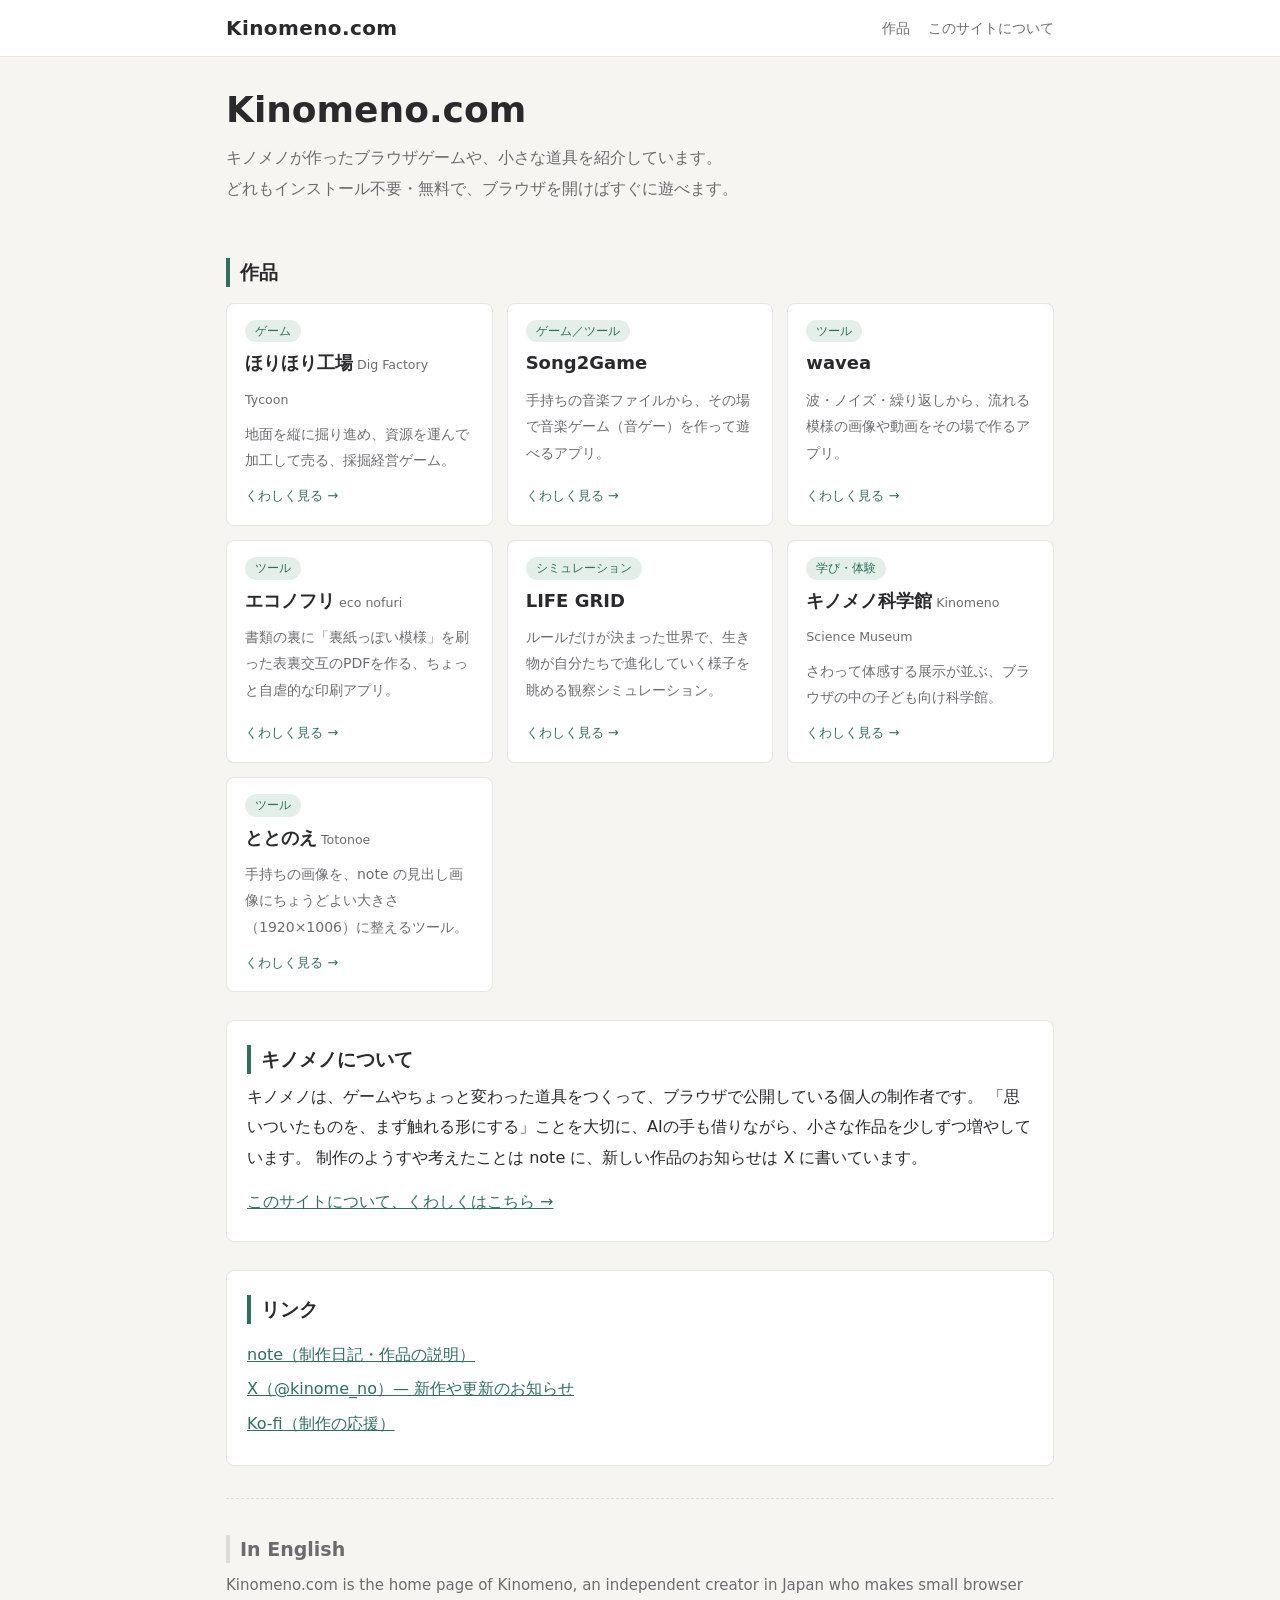
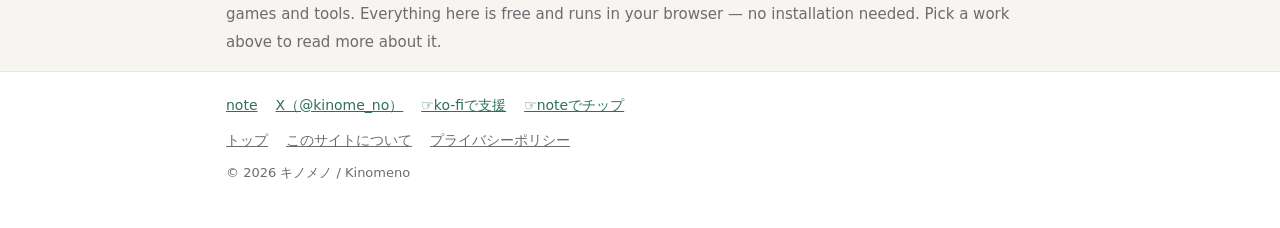
<file: index.html>
<!doctype html>
<html lang="ja">
<head>
<meta charset="utf-8">
<meta name="viewport" content="width=device-width, initial-scale=1">
<title>Kinomeno.com — キノメノの制作物</title>
<meta name="description" content="キノメノが作ったブラウザゲームや小さな道具の紹介ページです。どれもインストール不要・無料で、ブラウザだけで使えます。">
<link rel="canonical" href="https://www.kinomeno.com/">
<meta property="og:title" content="Kinomeno.com — キノメノの制作物">
<meta property="og:description" content="キノメノが作ったブラウザゲームや小さな道具の紹介ページです。どれもインストール不要・無料で、ブラウザだけで使えます。">
<meta property="og:type" content="website">
<meta property="og:url" content="https://www.kinomeno.com/">
<meta property="og:site_name" content="Kinomeno.com">
<meta name="twitter:card" content="summary">
<link rel="alternate" type="text/plain" href="https://www.kinomeno.com/llms.txt" title="llms.txt">
<script type="application/ld+json">{"@context": "https://schema.org", "@graph": [{"@type": "WebSite", "name": "Kinomeno.com", "url": "https://www.kinomeno.com/", "inLanguage": ["ja", "en"]}, {"@type": "Person", "name": "キノメノ / Kinomeno", "url": "https://www.kinomeno.com/", "sameAs": ["https://note.com/kinomeno", "https://x.com/kinome_no", "https://ko-fi.com/kinomeno"]}, {"@type": "ItemList", "name": "キノメノの作品", "itemListElement": [{"@type": "ListItem", "position": 1, "url": "https://www.kinomeno.com/works/horihori/", "name": "ほりほり工場"}, {"@type": "ListItem", "position": 2, "url": "https://www.kinomeno.com/works/song2game/", "name": "Song2Game"}, {"@type": "ListItem", "position": 3, "url": "https://www.kinomeno.com/works/wavea/", "name": "wavea"}, {"@type": "ListItem", "position": 4, "url": "https://www.kinomeno.com/works/econofuri/", "name": "エコノフリ"}, {"@type": "ListItem", "position": 5, "url": "https://www.kinomeno.com/works/lifegrid/", "name": "LIFE GRID"}, {"@type": "ListItem", "position": 6, "url": "https://www.kinomeno.com/works/kagakukan/", "name": "キノメノ科学館"}, {"@type": "ListItem", "position": 7, "url": "https://www.kinomeno.com/works/totonoe/", "name": "ととのえ"}]}]}</script>
<meta name="google-adsense-account" content="ca-pub-8328461906614341">
<link rel="icon" href="/favicon.svg" type="image/svg+xml">
<link rel="stylesheet" href="/style.css?v=0.04">
<script async src="https://pagead2.googlesyndication.com/pagead/js/adsbygoogle.js?client=ca-pub-8328461906614341" crossorigin="anonymous"></script>
</head>
<body>
<header class="site-head">
  <div class="wrap head-row">
    <a class="logo" href="/">Kinomeno.com</a>
    <nav class="nav">
      <a href="/#works">作品</a>
      <a href="/about/">このサイトについて</a>
    </nav>
  </div>
</header>
<main class="wrap">

<section class="hero">
  <h1>Kinomeno.com</h1>
  <p class="lead">キノメノが作ったブラウザゲームや、小さな道具を紹介しています。<br>どれもインストール不要・無料で、ブラウザを開けばすぐに遊べます。</p>
</section>

<section id="works">
  <h2>作品</h2>
  <ul class="cards">
  <li class="card">
    <a class="card-link" href="/works/horihori/">
      <span class="kind">ゲーム</span>
      <h3>ほりほり工場<span class="en"> Dig Factory Tycoon</span></h3>
      <p>地面を縦に掘り進め、資源を運んで加工して売る、採掘経営ゲーム。</p>
      <span class="more">くわしく見る →</span>
    </a>
  </li>
  <li class="card">
    <a class="card-link" href="/works/song2game/">
      <span class="kind">ゲーム／ツール</span>
      <h3>Song2Game<span class="en"> </span></h3>
      <p>手持ちの音楽ファイルから、その場で音楽ゲーム（音ゲー）を作って遊べるアプリ。</p>
      <span class="more">くわしく見る →</span>
    </a>
  </li>
  <li class="card">
    <a class="card-link" href="/works/wavea/">
      <span class="kind">ツール</span>
      <h3>wavea<span class="en"> </span></h3>
      <p>波・ノイズ・繰り返しから、流れる模様の画像や動画をその場で作るアプリ。</p>
      <span class="more">くわしく見る →</span>
    </a>
  </li>
  <li class="card">
    <a class="card-link" href="/works/econofuri/">
      <span class="kind">ツール</span>
      <h3>エコノフリ<span class="en"> eco nofuri</span></h3>
      <p>書類の裏に「裏紙っぽい模様」を刷った表裏交互のPDFを作る、ちょっと自虐的な印刷アプリ。</p>
      <span class="more">くわしく見る →</span>
    </a>
  </li>
  <li class="card">
    <a class="card-link" href="/works/lifegrid/">
      <span class="kind">シミュレーション</span>
      <h3>LIFE GRID<span class="en"> </span></h3>
      <p>ルールだけが決まった世界で、生き物が自分たちで進化していく様子を眺める観察シミュレーション。</p>
      <span class="more">くわしく見る →</span>
    </a>
  </li>
  <li class="card">
    <a class="card-link" href="/works/kagakukan/">
      <span class="kind">学び・体験</span>
      <h3>キノメノ科学館<span class="en"> Kinomeno Science Museum</span></h3>
      <p>さわって体感する展示が並ぶ、ブラウザの中の子ども向け科学館。</p>
      <span class="more">くわしく見る →</span>
    </a>
  </li>
  <li class="card">
    <a class="card-link" href="/works/totonoe/">
      <span class="kind">ツール</span>
      <h3>ととのえ<span class="en"> Totonoe</span></h3>
      <p>手持ちの画像を、note の見出し画像にちょうどよい大きさ（1920×1006）に整えるツール。</p>
      <span class="more">くわしく見る →</span>
    </a>
  </li>
  </ul>
</section>

<section class="box">
  <h2>キノメノについて</h2>
  <p>キノメノは、ゲームやちょっと変わった道具をつくって、ブラウザで公開している個人の制作者です。
  「思いついたものを、まず触れる形にする」ことを大切に、AIの手も借りながら、小さな作品を少しずつ増やしています。
  制作のようすや考えたことは note に、新しい作品のお知らせは X に書いています。</p>
  <p><a href="/about/">このサイトについて、くわしくはこちら →</a></p>
</section>

<section class="box">
  <h2>リンク</h2>
  <ul class="link-list">
    <li><a href="https://note.com/kinomeno" target="_blank" rel="noopener">note（制作日記・作品の説明）</a></li>
    <li><a href="https://x.com/kinome_no" target="_blank" rel="noopener">X（@kinome_no）— 新作や更新のお知らせ</a></li>
    <li><a href="https://ko-fi.com/kinomeno" target="_blank" rel="noopener">Ko-fi（制作の応援）</a></li>
  </ul>
</section>

<section class="en-block" lang="en">
  <h2>In English</h2>
  <p>Kinomeno.com is the home page of Kinomeno, an independent creator in Japan who makes small browser games and tools.
  Everything here is free and runs in your browser — no installation needed. Pick a work above to read more about it.</p>
</section>
</main>
<footer class="site-foot">
  <div class="wrap">
    <p class="foot-links">
      <a href="https://note.com/kinomeno" target="_blank" rel="noopener">note</a>
      <a href="https://x.com/kinome_no" target="_blank" rel="noopener">X（@kinome_no）</a>
      <a href="https://ko-fi.com/kinomeno" target="_blank" rel="noopener">☞ko-fiで支援</a>
      <a href="https://note.com/kinomeno" target="_blank" rel="noopener">☞noteでチップ</a>
    </p>
    <p class="foot-links small">
      <a href="/">トップ</a>
      <a href="/about/">このサイトについて</a>
      <a href="/privacy/">プライバシーポリシー</a>
    </p>
    <p class="small">© 2026 キノメノ / Kinomeno</p>
  </div>
</footer>
</body>
</html>
</file>
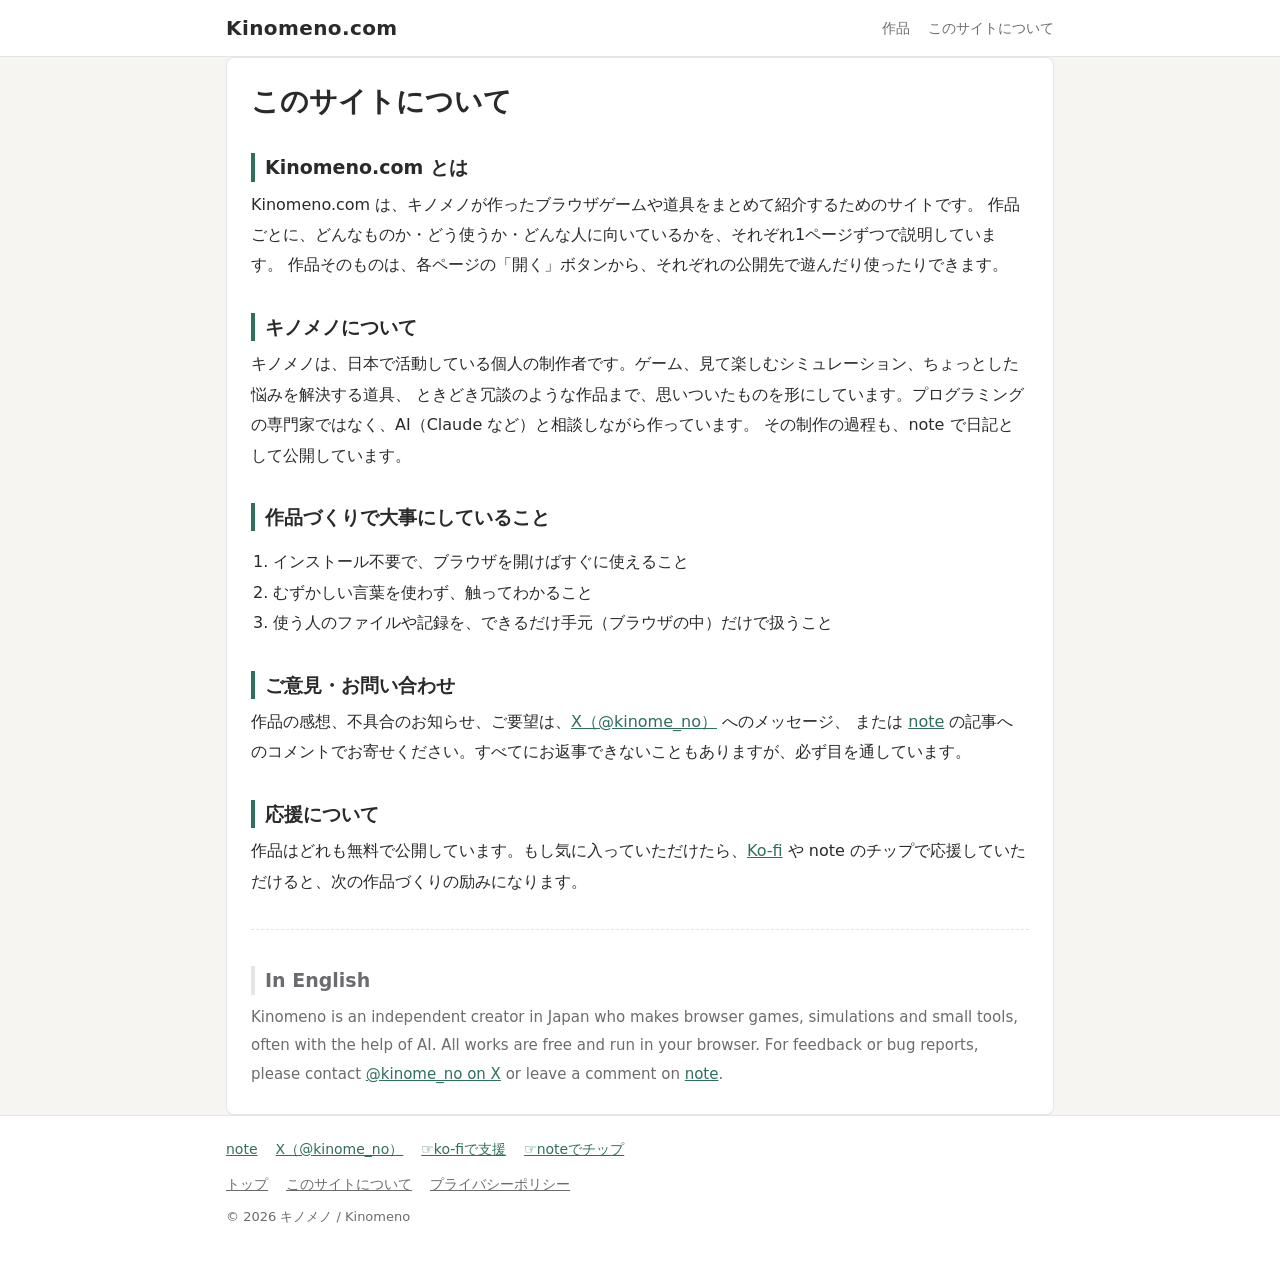
<file: about/index.html>
<!doctype html>
<html lang="ja">
<head>
<meta charset="utf-8">
<meta name="viewport" content="width=device-width, initial-scale=1">
<title>このサイトについて — Kinomeno.com</title>
<meta name="description" content="Kinomeno.com とキノメノについての説明ページです。">
<link rel="canonical" href="https://www.kinomeno.com/about/">
<meta property="og:title" content="このサイトについて — Kinomeno.com">
<meta property="og:description" content="Kinomeno.com とキノメノについての説明ページです。">
<meta property="og:type" content="website">
<meta property="og:url" content="https://www.kinomeno.com/about/">
<meta property="og:site_name" content="Kinomeno.com">
<meta name="twitter:card" content="summary">
<link rel="alternate" type="text/plain" href="https://www.kinomeno.com/llms.txt" title="llms.txt">
<meta name="google-adsense-account" content="ca-pub-8328461906614341">
<link rel="icon" href="/favicon.svg" type="image/svg+xml">
<link rel="stylesheet" href="/style.css?v=0.04">
<script async src="https://pagead2.googlesyndication.com/pagead/js/adsbygoogle.js?client=ca-pub-8328461906614341" crossorigin="anonymous"></script>
</head>
<body>
<header class="site-head">
  <div class="wrap head-row">
    <a class="logo" href="/">Kinomeno.com</a>
    <nav class="nav">
      <a href="/#works">作品</a>
      <a href="/about/">このサイトについて</a>
    </nav>
  </div>
</header>
<main class="wrap">

<article class="work">
  <h1>このサイトについて</h1>
  <h2>Kinomeno.com とは</h2>
  <p>Kinomeno.com は、キノメノが作ったブラウザゲームや道具をまとめて紹介するためのサイトです。
  作品ごとに、どんなものか・どう使うか・どんな人に向いているかを、それぞれ1ページずつで説明しています。
  作品そのものは、各ページの「開く」ボタンから、それぞれの公開先で遊んだり使ったりできます。</p>
  <h2>キノメノについて</h2>
  <p>キノメノは、日本で活動している個人の制作者です。ゲーム、見て楽しむシミュレーション、ちょっとした悩みを解決する道具、
  ときどき冗談のような作品まで、思いついたものを形にしています。プログラミングの専門家ではなく、AI（Claude など）と相談しながら作っています。
  その制作の過程も、note で日記として公開しています。</p>
  <h2>作品づくりで大事にしていること</h2>
  <ol>
    <li>インストール不要で、ブラウザを開けばすぐに使えること</li>
    <li>むずかしい言葉を使わず、触ってわかること</li>
    <li>使う人のファイルや記録を、できるだけ手元（ブラウザの中）だけで扱うこと</li>
  </ol>
  <h2>ご意見・お問い合わせ</h2>
  <p>作品の感想、不具合のお知らせ、ご要望は、<a href="https://x.com/kinome_no" target="_blank" rel="noopener">X（@kinome_no）</a> へのメッセージ、
  または <a href="https://note.com/kinomeno" target="_blank" rel="noopener">note</a> の記事へのコメントでお寄せください。すべてにお返事できないこともありますが、必ず目を通しています。</p>
  <h2>応援について</h2>
  <p>作品はどれも無料で公開しています。もし気に入っていただけたら、<a href="https://ko-fi.com/kinomeno" target="_blank" rel="noopener">Ko-fi</a> や note のチップで応援していただけると、次の作品づくりの励みになります。</p>
  <section class="en-block" lang="en">
    <h2>In English</h2>
    <p>Kinomeno is an independent creator in Japan who makes browser games, simulations and small tools, often with the help of AI.
    All works are free and run in your browser. For feedback or bug reports, please contact
    <a href="https://x.com/kinome_no" target="_blank" rel="noopener">@kinome_no on X</a> or leave a comment on <a href="https://note.com/kinomeno" target="_blank" rel="noopener">note</a>.</p>
  </section>
</article>
</main>
<footer class="site-foot">
  <div class="wrap">
    <p class="foot-links">
      <a href="https://note.com/kinomeno" target="_blank" rel="noopener">note</a>
      <a href="https://x.com/kinome_no" target="_blank" rel="noopener">X（@kinome_no）</a>
      <a href="https://ko-fi.com/kinomeno" target="_blank" rel="noopener">☞ko-fiで支援</a>
      <a href="https://note.com/kinomeno" target="_blank" rel="noopener">☞noteでチップ</a>
    </p>
    <p class="foot-links small">
      <a href="/">トップ</a>
      <a href="/about/">このサイトについて</a>
      <a href="/privacy/">プライバシーポリシー</a>
    </p>
    <p class="small">© 2026 キノメノ / Kinomeno</p>
  </div>
</footer>
</body>
</html>
</file>
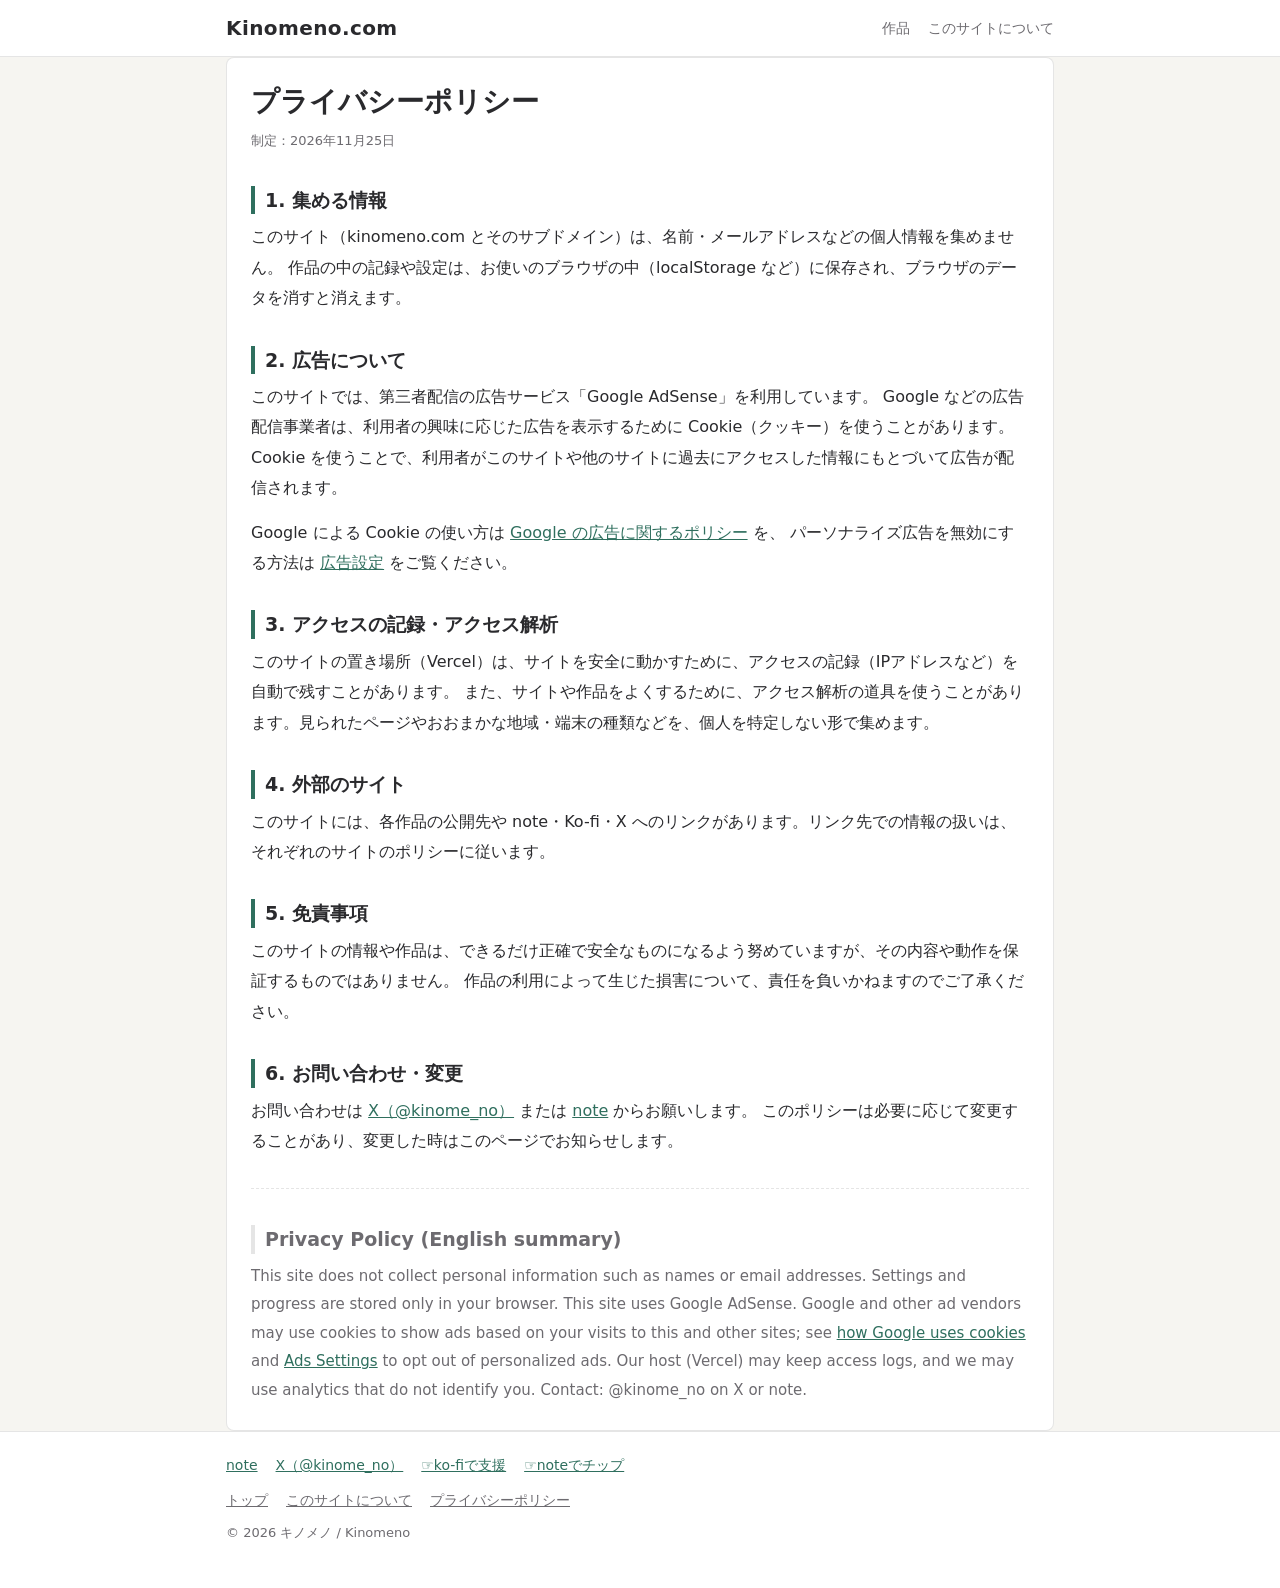
<file: privacy/index.html>
<!doctype html>
<html lang="ja">
<head>
<meta charset="utf-8">
<meta name="viewport" content="width=device-width, initial-scale=1">
<title>プライバシーポリシー — Kinomeno.com</title>
<meta name="description" content="Kinomeno.com のプライバシーポリシーです。">
<link rel="canonical" href="https://www.kinomeno.com/privacy/">
<meta property="og:title" content="プライバシーポリシー — Kinomeno.com">
<meta property="og:description" content="Kinomeno.com のプライバシーポリシーです。">
<meta property="og:type" content="website">
<meta property="og:url" content="https://www.kinomeno.com/privacy/">
<meta property="og:site_name" content="Kinomeno.com">
<meta name="twitter:card" content="summary">
<link rel="alternate" type="text/plain" href="https://www.kinomeno.com/llms.txt" title="llms.txt">
<meta name="google-adsense-account" content="ca-pub-8328461906614341">
<link rel="icon" href="/favicon.svg" type="image/svg+xml">
<link rel="stylesheet" href="/style.css?v=0.04">
<script async src="https://pagead2.googlesyndication.com/pagead/js/adsbygoogle.js?client=ca-pub-8328461906614341" crossorigin="anonymous"></script>
</head>
<body>
<header class="site-head">
  <div class="wrap head-row">
    <a class="logo" href="/">Kinomeno.com</a>
    <nav class="nav">
      <a href="/#works">作品</a>
      <a href="/about/">このサイトについて</a>
    </nav>
  </div>
</header>
<main class="wrap">

<article class="work">
  <h1>プライバシーポリシー</h1>
  <p class="small">制定：2026年11月25日</p>
  <h2>1. 集める情報</h2>
  <p>このサイト（kinomeno.com とそのサブドメイン）は、名前・メールアドレスなどの個人情報を集めません。
  作品の中の記録や設定は、お使いのブラウザの中（localStorage など）に保存され、ブラウザのデータを消すと消えます。</p>
  <h2>2. 広告について</h2>
  <p>このサイトでは、第三者配信の広告サービス「Google AdSense」を利用しています。
  Google などの広告配信事業者は、利用者の興味に応じた広告を表示するために Cookie（クッキー）を使うことがあります。
  Cookie を使うことで、利用者がこのサイトや他のサイトに過去にアクセスした情報にもとづいて広告が配信されます。</p>
  <p>Google による Cookie の使い方は <a href="https://policies.google.com/technologies/ads?hl=ja" target="_blank" rel="noopener">Google の広告に関するポリシー</a> を、
  パーソナライズ広告を無効にする方法は <a href="https://adssettings.google.com/" target="_blank" rel="noopener">広告設定</a> をご覧ください。</p>
  <h2>3. アクセスの記録・アクセス解析</h2>
  <p>このサイトの置き場所（Vercel）は、サイトを安全に動かすために、アクセスの記録（IPアドレスなど）を自動で残すことがあります。
  また、サイトや作品をよくするために、アクセス解析の道具を使うことがあります。見られたページやおおまかな地域・端末の種類などを、個人を特定しない形で集めます。</p>
  <h2>4. 外部のサイト</h2>
  <p>このサイトには、各作品の公開先や note・Ko-fi・X へのリンクがあります。リンク先での情報の扱いは、それぞれのサイトのポリシーに従います。</p>
  <h2>5. 免責事項</h2>
  <p>このサイトの情報や作品は、できるだけ正確で安全なものになるよう努めていますが、その内容や動作を保証するものではありません。
  作品の利用によって生じた損害について、責任を負いかねますのでご了承ください。</p>
  <h2>6. お問い合わせ・変更</h2>
  <p>お問い合わせは <a href="https://x.com/kinome_no" target="_blank" rel="noopener">X（@kinome_no）</a> または <a href="https://note.com/kinomeno" target="_blank" rel="noopener">note</a> からお願いします。
  このポリシーは必要に応じて変更することがあり、変更した時はこのページでお知らせします。</p>
  <section class="en-block" lang="en">
    <h2>Privacy Policy (English summary)</h2>
    <p>This site does not collect personal information such as names or email addresses. Settings and progress are stored only in your browser.
    This site uses Google AdSense. Google and other ad vendors may use cookies to show ads based on your visits to this and other sites;
    see <a href="https://policies.google.com/technologies/ads" target="_blank" rel="noopener">how Google uses cookies</a> and
    <a href="https://adssettings.google.com/" target="_blank" rel="noopener">Ads Settings</a> to opt out of personalized ads.
    Our host (Vercel) may keep access logs, and we may use analytics that do not identify you. Contact: @kinome_no on X or note.</p>
  </section>
</article>
</main>
<footer class="site-foot">
  <div class="wrap">
    <p class="foot-links">
      <a href="https://note.com/kinomeno" target="_blank" rel="noopener">note</a>
      <a href="https://x.com/kinome_no" target="_blank" rel="noopener">X（@kinome_no）</a>
      <a href="https://ko-fi.com/kinomeno" target="_blank" rel="noopener">☞ko-fiで支援</a>
      <a href="https://note.com/kinomeno" target="_blank" rel="noopener">☞noteでチップ</a>
    </p>
    <p class="foot-links small">
      <a href="/">トップ</a>
      <a href="/about/">このサイトについて</a>
      <a href="/privacy/">プライバシーポリシー</a>
    </p>
    <p class="small">© 2026 キノメノ / Kinomeno</p>
  </div>
</footer>
</body>
</html>
</file>
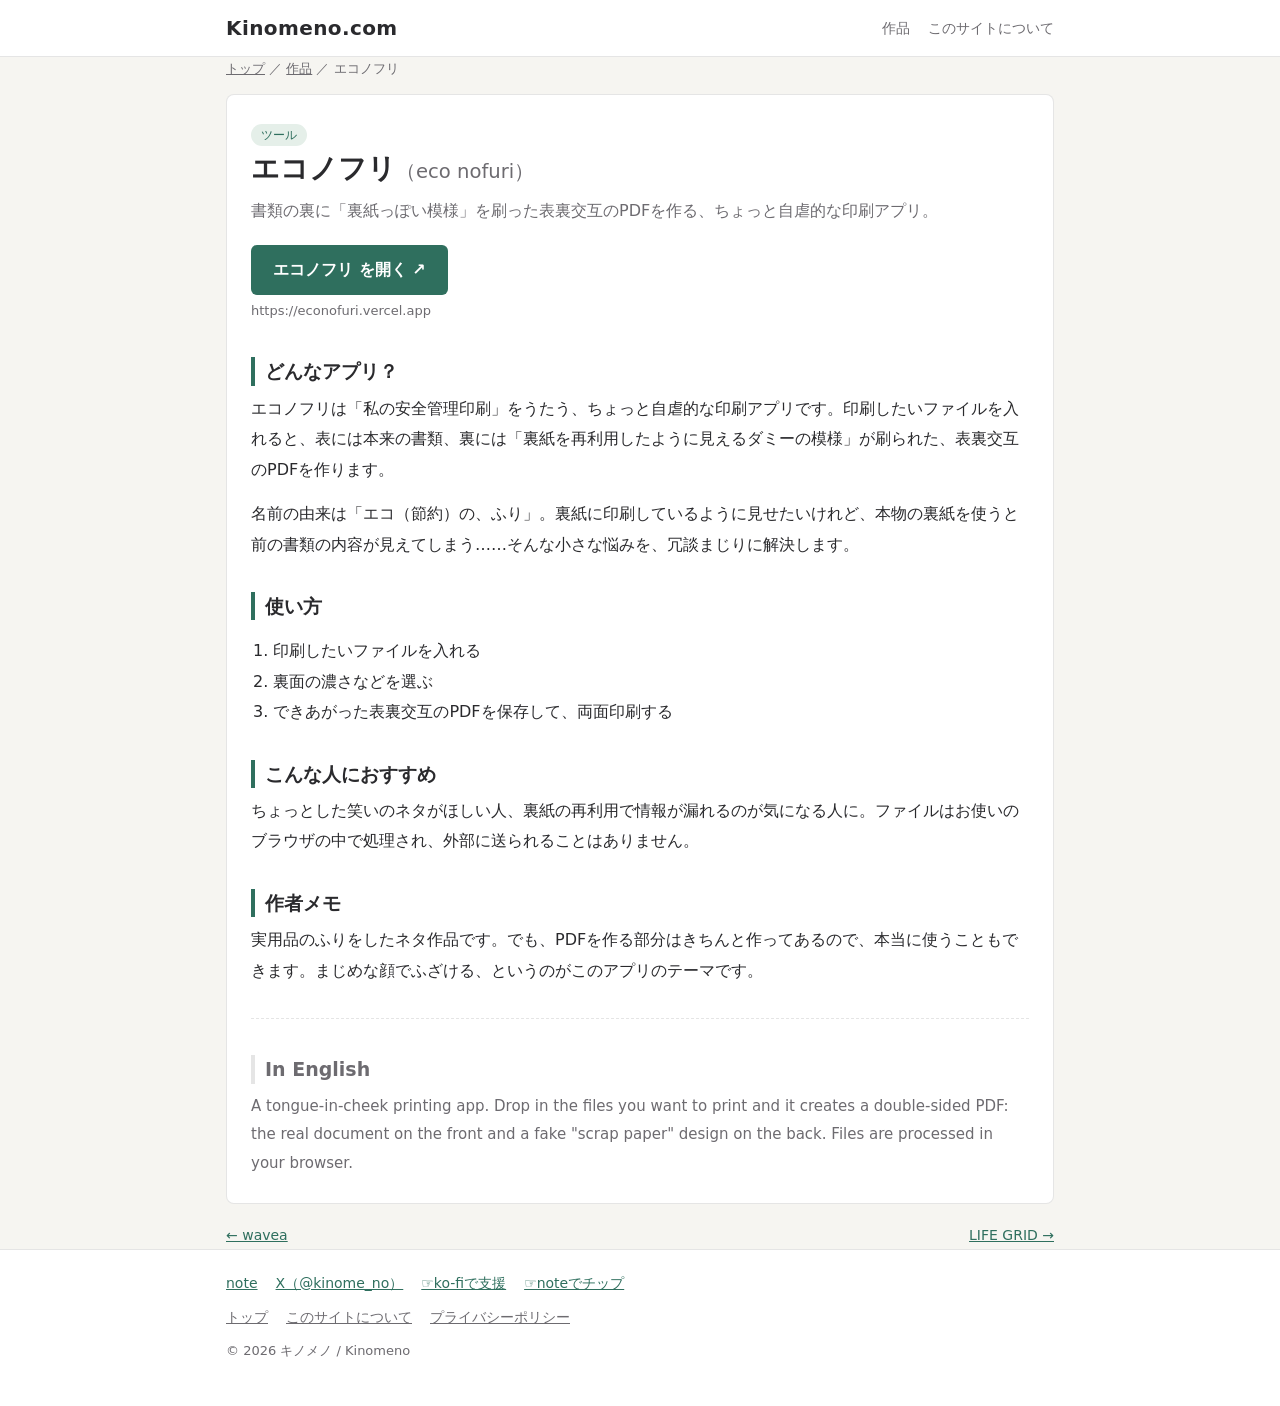
<file: works/econofuri/index.html>
<!doctype html>
<html lang="ja">
<head>
<meta charset="utf-8">
<meta name="viewport" content="width=device-width, initial-scale=1">
<title>エコノフリ — Kinomeno.com</title>
<meta name="description" content="書類の裏に「裏紙っぽい模様」を刷った表裏交互のPDFを作る、ちょっと自虐的な印刷アプリ。">
<link rel="canonical" href="https://www.kinomeno.com/works/econofuri/">
<meta property="og:title" content="エコノフリ — Kinomeno.com">
<meta property="og:description" content="書類の裏に「裏紙っぽい模様」を刷った表裏交互のPDFを作る、ちょっと自虐的な印刷アプリ。">
<meta property="og:type" content="website">
<meta property="og:url" content="https://www.kinomeno.com/works/econofuri/">
<meta property="og:site_name" content="Kinomeno.com">
<meta name="twitter:card" content="summary">
<link rel="alternate" type="text/plain" href="https://www.kinomeno.com/llms.txt" title="llms.txt">
<script type="application/ld+json">{"@context": "https://schema.org", "@graph": [{"@context": "https://schema.org", "@type": "SoftwareApplication", "name": "エコノフリ", "url": "https://econofuri.vercel.app", "description": "書類の裏に「裏紙っぽい模様」を刷った表裏交互のPDFを作る、ちょっと自虐的な印刷アプリ。", "inLanguage": "ja", "applicationCategory": "UtilitiesApplication", "operatingSystem": "Any (web browser)", "offers": {"@type": "Offer", "price": "0", "priceCurrency": "JPY"}, "author": {"@type": "Person", "name": "キノメノ / Kinomeno", "url": "https://www.kinomeno.com/"}, "alternateName": "eco nofuri"}, {"@context": "https://schema.org", "@type": "BreadcrumbList", "itemListElement": [{"@type": "ListItem", "position": 1, "name": "トップ", "item": "https://www.kinomeno.com/"}, {"@type": "ListItem", "position": 2, "name": "エコノフリ", "item": "https://www.kinomeno.com/works/econofuri/"}]}]}</script>
<meta name="google-adsense-account" content="ca-pub-8328461906614341">
<link rel="icon" href="/favicon.svg" type="image/svg+xml">
<link rel="stylesheet" href="/style.css?v=0.04">
<script async src="https://pagead2.googlesyndication.com/pagead/js/adsbygoogle.js?client=ca-pub-8328461906614341" crossorigin="anonymous"></script>
</head>
<body>
<header class="site-head">
  <div class="wrap head-row">
    <a class="logo" href="/">Kinomeno.com</a>
    <nav class="nav">
      <a href="/#works">作品</a>
      <a href="/about/">このサイトについて</a>
    </nav>
  </div>
</header>
<main class="wrap">

<p class="crumb"><a href="/">トップ</a> ／ <a href="/#works">作品</a> ／ エコノフリ</p>
<article class="work">
  <span class="kind">ツール</span>
  <h1>エコノフリ<span class="en">（eco nofuri）</span></h1>
  <p class="lead">書類の裏に「裏紙っぽい模様」を刷った表裏交互のPDFを作る、ちょっと自虐的な印刷アプリ。</p>
  <p class="cta"><a class="btn" href="https://econofuri.vercel.app" target="_blank" rel="noopener">エコノフリ を開く ↗</a><br>
  <span class="small">https://econofuri.vercel.app</span></p>
<h2>どんなアプリ？</h2>
<p>エコノフリは「私の安全管理印刷」をうたう、ちょっと自虐的な印刷アプリです。印刷したいファイルを入れると、表には本来の書類、裏には「裏紙を再利用したように見えるダミーの模様」が刷られた、表裏交互のPDFを作ります。</p>
<p>名前の由来は「エコ（節約）の、ふり」。裏紙に印刷しているように見せたいけれど、本物の裏紙を使うと前の書類の内容が見えてしまう……そんな小さな悩みを、冗談まじりに解決します。</p>
<h2>使い方</h2>
<ol><li>印刷したいファイルを入れる</li><li>裏面の濃さなどを選ぶ</li><li>できあがった表裏交互のPDFを保存して、両面印刷する</li></ol>
<h2>こんな人におすすめ</h2>
<p>ちょっとした笑いのネタがほしい人、裏紙の再利用で情報が漏れるのが気になる人に。ファイルはお使いのブラウザの中で処理され、外部に送られることはありません。</p>
<h2>作者メモ</h2>
<p>実用品のふりをしたネタ作品です。でも、PDFを作る部分はきちんと作ってあるので、本当に使うこともできます。まじめな顔でふざける、というのがこのアプリのテーマです。</p>

  <section class="en-block" lang="en">
    <h2>In English</h2>
    <p>A tongue-in-cheek printing app. Drop in the files you want to print and it creates a double-sided PDF: the real document on the front and a fake &quot;scrap paper&quot; design on the back. Files are processed in your browser.</p>
  </section>
</article>
<nav class="pager">
  <a href="/works/wavea/">← wavea</a>
  <a href="/works/lifegrid/">LIFE GRID →</a>
</nav>
</main>
<footer class="site-foot">
  <div class="wrap">
    <p class="foot-links">
      <a href="https://note.com/kinomeno" target="_blank" rel="noopener">note</a>
      <a href="https://x.com/kinome_no" target="_blank" rel="noopener">X（@kinome_no）</a>
      <a href="https://ko-fi.com/kinomeno" target="_blank" rel="noopener">☞ko-fiで支援</a>
      <a href="https://note.com/kinomeno" target="_blank" rel="noopener">☞noteでチップ</a>
    </p>
    <p class="foot-links small">
      <a href="/">トップ</a>
      <a href="/about/">このサイトについて</a>
      <a href="/privacy/">プライバシーポリシー</a>
    </p>
    <p class="small">© 2026 キノメノ / Kinomeno</p>
  </div>
</footer>
</body>
</html>
</file>
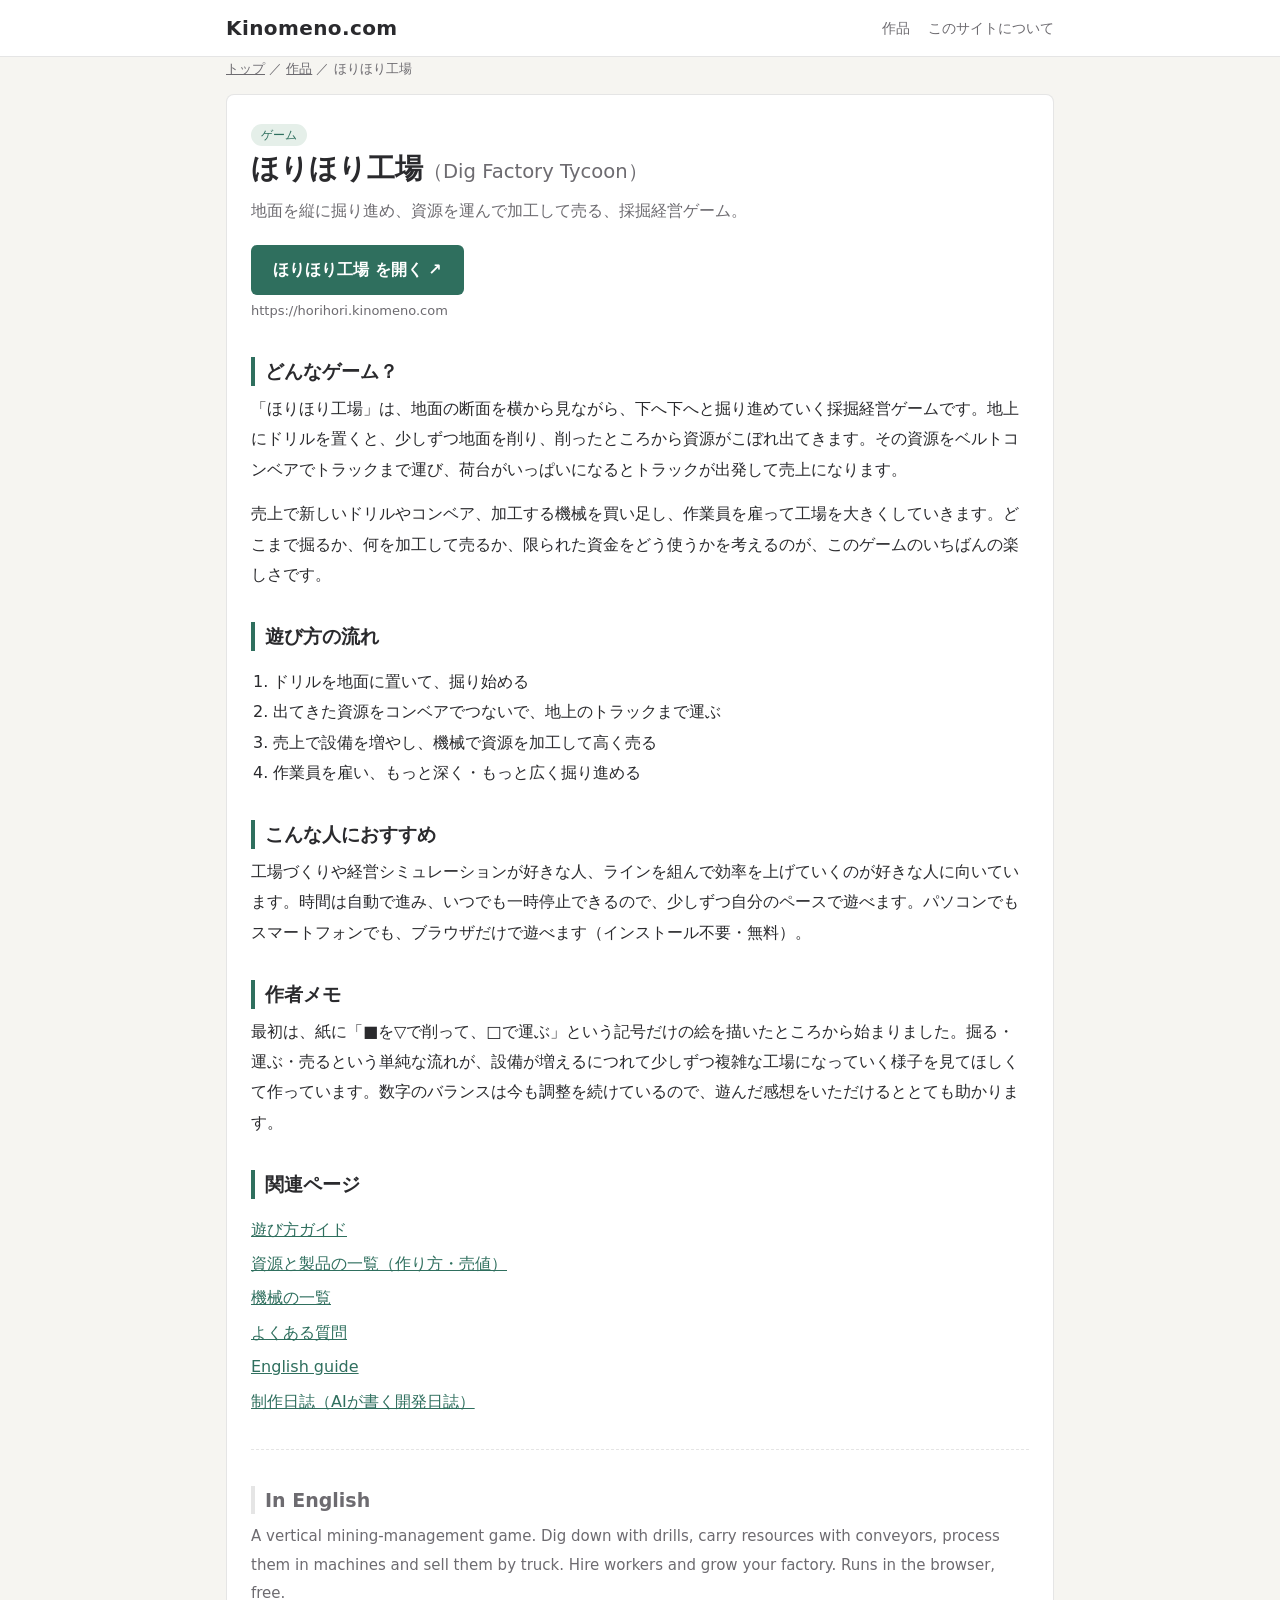
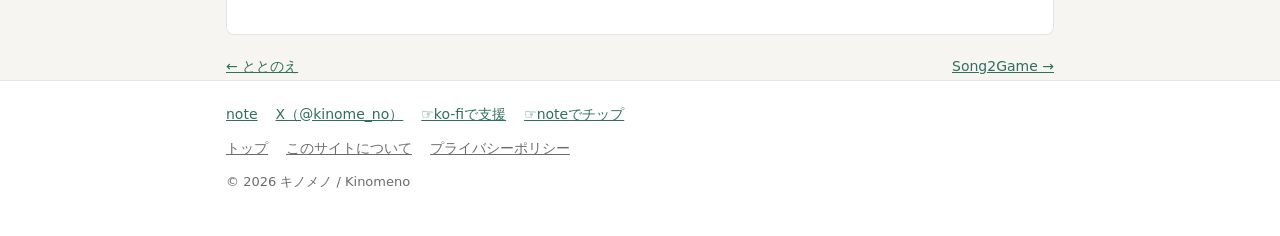
<file: works/horihori/index.html>
<!doctype html>
<html lang="ja">
<head>
<meta charset="utf-8">
<meta name="viewport" content="width=device-width, initial-scale=1">
<title>ほりほり工場 — Kinomeno.com</title>
<meta name="description" content="地面を縦に掘り進め、資源を運んで加工して売る、採掘経営ゲーム。">
<link rel="canonical" href="https://www.kinomeno.com/works/horihori/">
<meta property="og:title" content="ほりほり工場 — Kinomeno.com">
<meta property="og:description" content="地面を縦に掘り進め、資源を運んで加工して売る、採掘経営ゲーム。">
<meta property="og:type" content="website">
<meta property="og:url" content="https://www.kinomeno.com/works/horihori/">
<meta property="og:site_name" content="Kinomeno.com">
<meta property="og:image" content="https://horihori.kinomeno.com/icons/og.png">
<meta name="twitter:card" content="summary_large_image">
<link rel="alternate" type="text/plain" href="https://www.kinomeno.com/llms.txt" title="llms.txt">
<script type="application/ld+json">{"@context": "https://schema.org", "@graph": [{"@context": "https://schema.org", "@type": "VideoGame", "name": "ほりほり工場", "url": "https://horihori.kinomeno.com", "description": "地面を縦に掘り進め、資源を運んで加工して売る、採掘経営ゲーム。", "inLanguage": "ja", "applicationCategory": "Game", "operatingSystem": "Any (web browser)", "offers": {"@type": "Offer", "price": "0", "priceCurrency": "JPY"}, "author": {"@type": "Person", "name": "キノメノ / Kinomeno", "url": "https://www.kinomeno.com/"}, "alternateName": "Dig Factory Tycoon", "image": "https://horihori.kinomeno.com/icons/og.png"}, {"@context": "https://schema.org", "@type": "BreadcrumbList", "itemListElement": [{"@type": "ListItem", "position": 1, "name": "トップ", "item": "https://www.kinomeno.com/"}, {"@type": "ListItem", "position": 2, "name": "ほりほり工場", "item": "https://www.kinomeno.com/works/horihori/"}]}]}</script>
<meta name="google-adsense-account" content="ca-pub-8328461906614341">
<link rel="icon" href="/favicon.svg" type="image/svg+xml">
<link rel="stylesheet" href="/style.css?v=0.04">
<script async src="https://pagead2.googlesyndication.com/pagead/js/adsbygoogle.js?client=ca-pub-8328461906614341" crossorigin="anonymous"></script>
</head>
<body>
<header class="site-head">
  <div class="wrap head-row">
    <a class="logo" href="/">Kinomeno.com</a>
    <nav class="nav">
      <a href="/#works">作品</a>
      <a href="/about/">このサイトについて</a>
    </nav>
  </div>
</header>
<main class="wrap">

<p class="crumb"><a href="/">トップ</a> ／ <a href="/#works">作品</a> ／ ほりほり工場</p>
<article class="work">
  <span class="kind">ゲーム</span>
  <h1>ほりほり工場<span class="en">（Dig Factory Tycoon）</span></h1>
  <p class="lead">地面を縦に掘り進め、資源を運んで加工して売る、採掘経営ゲーム。</p>
  <p class="cta"><a class="btn" href="https://horihori.kinomeno.com" target="_blank" rel="noopener">ほりほり工場 を開く ↗</a><br>
  <span class="small">https://horihori.kinomeno.com</span></p>
<h2>どんなゲーム？</h2>
<p>「ほりほり工場」は、地面の断面を横から見ながら、下へ下へと掘り進めていく採掘経営ゲームです。地上にドリルを置くと、少しずつ地面を削り、削ったところから資源がこぼれ出てきます。その資源をベルトコンベアでトラックまで運び、荷台がいっぱいになるとトラックが出発して売上になります。</p>
<p>売上で新しいドリルやコンベア、加工する機械を買い足し、作業員を雇って工場を大きくしていきます。どこまで掘るか、何を加工して売るか、限られた資金をどう使うかを考えるのが、このゲームのいちばんの楽しさです。</p>
<h2>遊び方の流れ</h2>
<ol><li>ドリルを地面に置いて、掘り始める</li><li>出てきた資源をコンベアでつないで、地上のトラックまで運ぶ</li><li>売上で設備を増やし、機械で資源を加工して高く売る</li><li>作業員を雇い、もっと深く・もっと広く掘り進める</li></ol>
<h2>こんな人におすすめ</h2>
<p>工場づくりや経営シミュレーションが好きな人、ラインを組んで効率を上げていくのが好きな人に向いています。時間は自動で進み、いつでも一時停止できるので、少しずつ自分のペースで遊べます。パソコンでもスマートフォンでも、ブラウザだけで遊べます（インストール不要・無料）。</p>
<h2>作者メモ</h2>
<p>最初は、紙に「■を▽で削って、□で運ぶ」という記号だけの絵を描いたところから始まりました。掘る・運ぶ・売るという単純な流れが、設備が増えるにつれて少しずつ複雑な工場になっていく様子を見てほしくて作っています。数字のバランスは今も調整を続けているので、遊んだ感想をいただけるととても助かります。</p>
<h2>関連ページ</h2>
<ul class="link-list"><li><a href="https://horihori.kinomeno.com/guide/" target="_blank" rel="noopener">遊び方ガイド</a></li><li><a href="https://horihori.kinomeno.com/guide/items.html" target="_blank" rel="noopener">資源と製品の一覧（作り方・売値）</a></li><li><a href="https://horihori.kinomeno.com/guide/machines.html" target="_blank" rel="noopener">機械の一覧</a></li><li><a href="https://horihori.kinomeno.com/guide/faq.html" target="_blank" rel="noopener">よくある質問</a></li><li><a href="https://horihori.kinomeno.com/en/guide/" target="_blank" rel="noopener">English guide</a></li><li><a href="https://horihori.kinomeno.com/diary/" target="_blank" rel="noopener">制作日誌（AIが書く開発日誌）</a></li></ul>
  <section class="en-block" lang="en">
    <h2>In English</h2>
    <p>A vertical mining-management game. Dig down with drills, carry resources with conveyors, process them in machines and sell them by truck. Hire workers and grow your factory. Runs in the browser, free.</p>
  </section>
</article>
<nav class="pager">
  <a href="/works/totonoe/">← ととのえ</a>
  <a href="/works/song2game/">Song2Game →</a>
</nav>
</main>
<footer class="site-foot">
  <div class="wrap">
    <p class="foot-links">
      <a href="https://note.com/kinomeno" target="_blank" rel="noopener">note</a>
      <a href="https://x.com/kinome_no" target="_blank" rel="noopener">X（@kinome_no）</a>
      <a href="https://ko-fi.com/kinomeno" target="_blank" rel="noopener">☞ko-fiで支援</a>
      <a href="https://note.com/kinomeno" target="_blank" rel="noopener">☞noteでチップ</a>
    </p>
    <p class="foot-links small">
      <a href="/">トップ</a>
      <a href="/about/">このサイトについて</a>
      <a href="/privacy/">プライバシーポリシー</a>
    </p>
    <p class="small">© 2026 キノメノ / Kinomeno</p>
  </div>
</footer>
</body>
</html>
</file>
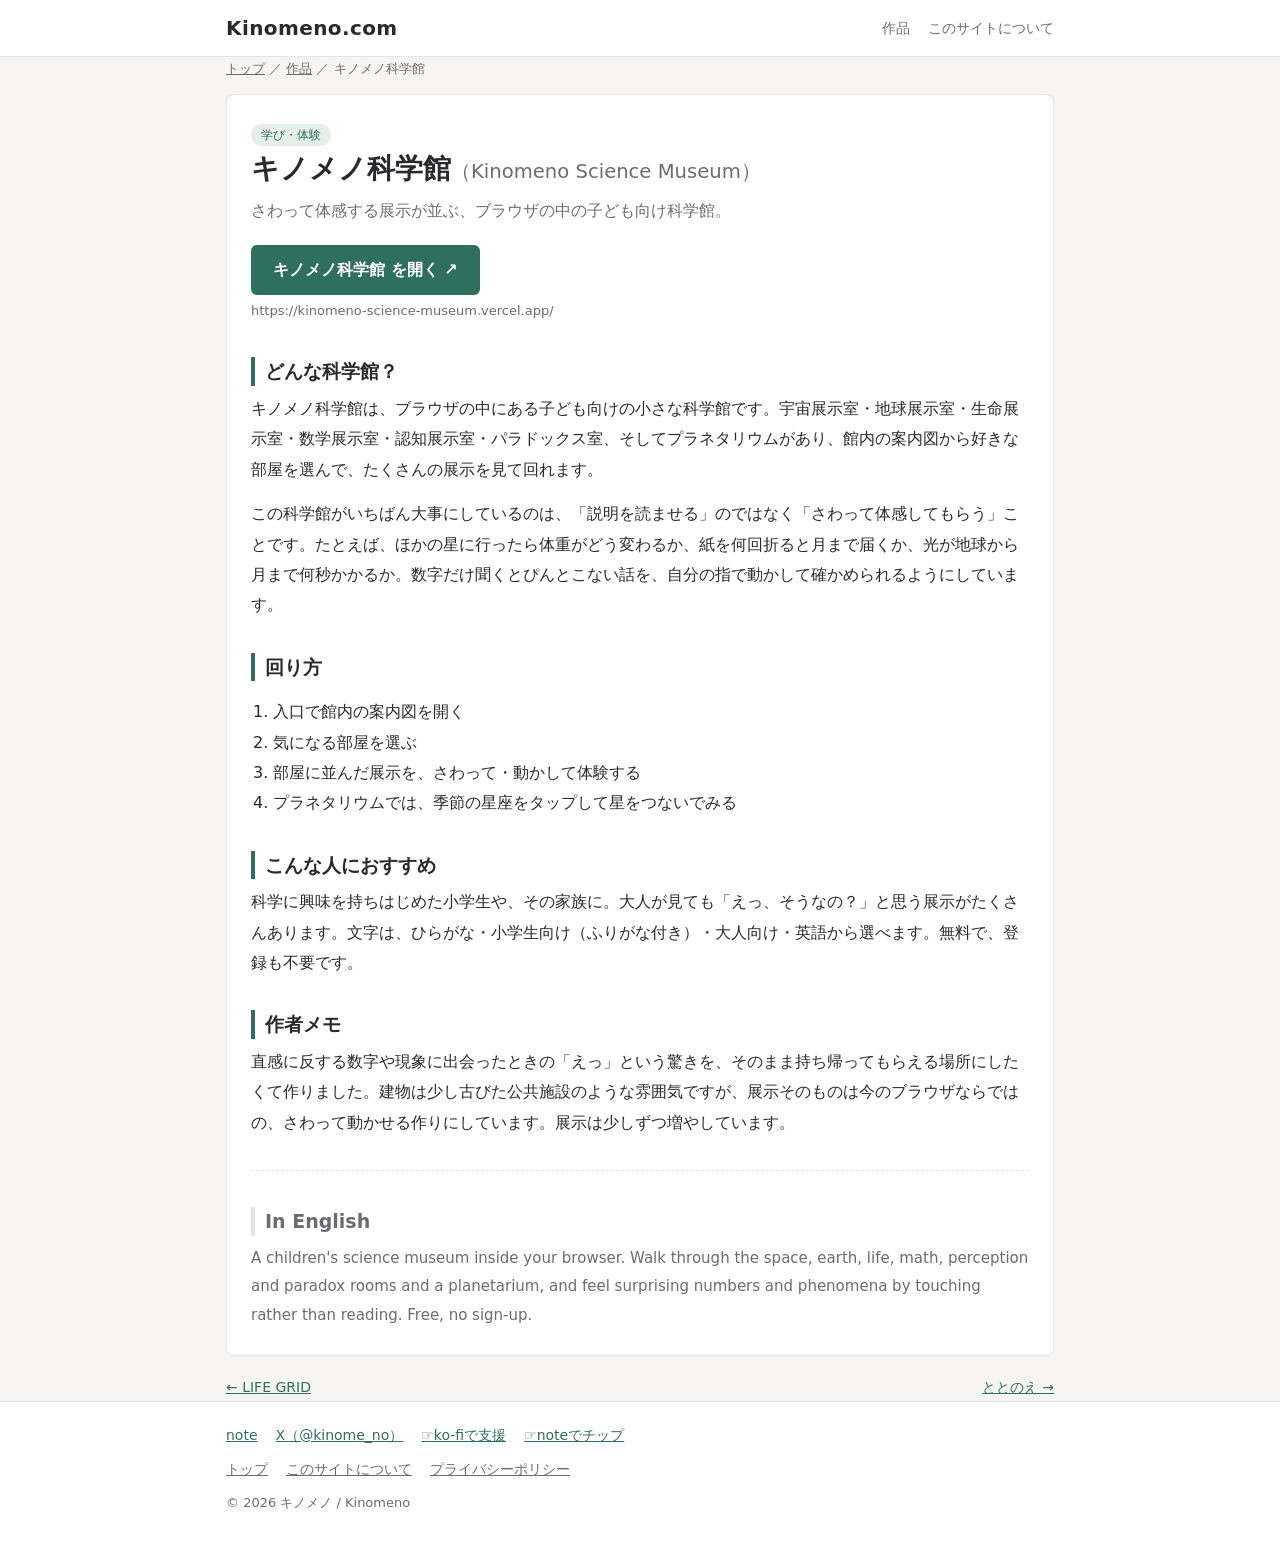
<file: works/kagakukan/index.html>
<!doctype html>
<html lang="ja">
<head>
<meta charset="utf-8">
<meta name="viewport" content="width=device-width, initial-scale=1">
<title>キノメノ科学館 — Kinomeno.com</title>
<meta name="description" content="さわって体感する展示が並ぶ、ブラウザの中の子ども向け科学館。">
<link rel="canonical" href="https://www.kinomeno.com/works/kagakukan/">
<meta property="og:title" content="キノメノ科学館 — Kinomeno.com">
<meta property="og:description" content="さわって体感する展示が並ぶ、ブラウザの中の子ども向け科学館。">
<meta property="og:type" content="website">
<meta property="og:url" content="https://www.kinomeno.com/works/kagakukan/">
<meta property="og:site_name" content="Kinomeno.com">
<meta name="twitter:card" content="summary">
<link rel="alternate" type="text/plain" href="https://www.kinomeno.com/llms.txt" title="llms.txt">
<script type="application/ld+json">{"@context": "https://schema.org", "@graph": [{"@context": "https://schema.org", "@type": "SoftwareApplication", "name": "キノメノ科学館", "url": "https://kinomeno-science-museum.vercel.app/", "description": "さわって体感する展示が並ぶ、ブラウザの中の子ども向け科学館。", "inLanguage": "ja", "applicationCategory": "UtilitiesApplication", "operatingSystem": "Any (web browser)", "offers": {"@type": "Offer", "price": "0", "priceCurrency": "JPY"}, "author": {"@type": "Person", "name": "キノメノ / Kinomeno", "url": "https://www.kinomeno.com/"}, "alternateName": "Kinomeno Science Museum"}, {"@context": "https://schema.org", "@type": "BreadcrumbList", "itemListElement": [{"@type": "ListItem", "position": 1, "name": "トップ", "item": "https://www.kinomeno.com/"}, {"@type": "ListItem", "position": 2, "name": "キノメノ科学館", "item": "https://www.kinomeno.com/works/kagakukan/"}]}]}</script>
<meta name="google-adsense-account" content="ca-pub-8328461906614341">
<link rel="icon" href="/favicon.svg" type="image/svg+xml">
<link rel="stylesheet" href="/style.css?v=0.04">
<script async src="https://pagead2.googlesyndication.com/pagead/js/adsbygoogle.js?client=ca-pub-8328461906614341" crossorigin="anonymous"></script>
</head>
<body>
<header class="site-head">
  <div class="wrap head-row">
    <a class="logo" href="/">Kinomeno.com</a>
    <nav class="nav">
      <a href="/#works">作品</a>
      <a href="/about/">このサイトについて</a>
    </nav>
  </div>
</header>
<main class="wrap">

<p class="crumb"><a href="/">トップ</a> ／ <a href="/#works">作品</a> ／ キノメノ科学館</p>
<article class="work">
  <span class="kind">学び・体験</span>
  <h1>キノメノ科学館<span class="en">（Kinomeno Science Museum）</span></h1>
  <p class="lead">さわって体感する展示が並ぶ、ブラウザの中の子ども向け科学館。</p>
  <p class="cta"><a class="btn" href="https://kinomeno-science-museum.vercel.app/" target="_blank" rel="noopener">キノメノ科学館 を開く ↗</a><br>
  <span class="small">https://kinomeno-science-museum.vercel.app/</span></p>
<h2>どんな科学館？</h2>
<p>キノメノ科学館は、ブラウザの中にある子ども向けの小さな科学館です。宇宙展示室・地球展示室・生命展示室・数学展示室・認知展示室・パラドックス室、そしてプラネタリウムがあり、館内の案内図から好きな部屋を選んで、たくさんの展示を見て回れます。</p>
<p>この科学館がいちばん大事にしているのは、「説明を読ませる」のではなく「さわって体感してもらう」ことです。たとえば、ほかの星に行ったら体重がどう変わるか、紙を何回折ると月まで届くか、光が地球から月まで何秒かかるか。数字だけ聞くとぴんとこない話を、自分の指で動かして確かめられるようにしています。</p>
<h2>回り方</h2>
<ol><li>入口で館内の案内図を開く</li><li>気になる部屋を選ぶ</li><li>部屋に並んだ展示を、さわって・動かして体験する</li><li>プラネタリウムでは、季節の星座をタップして星をつないでみる</li></ol>
<h2>こんな人におすすめ</h2>
<p>科学に興味を持ちはじめた小学生や、その家族に。大人が見ても「えっ、そうなの？」と思う展示がたくさんあります。文字は、ひらがな・小学生向け（ふりがな付き）・大人向け・英語から選べます。無料で、登録も不要です。</p>
<h2>作者メモ</h2>
<p>直感に反する数字や現象に出会ったときの「えっ」という驚きを、そのまま持ち帰ってもらえる場所にしたくて作りました。建物は少し古びた公共施設のような雰囲気ですが、展示そのものは今のブラウザならではの、さわって動かせる作りにしています。展示は少しずつ増やしています。</p>

  <section class="en-block" lang="en">
    <h2>In English</h2>
    <p>A children&#x27;s science museum inside your browser. Walk through the space, earth, life, math, perception and paradox rooms and a planetarium, and feel surprising numbers and phenomena by touching rather than reading. Free, no sign-up.</p>
  </section>
</article>
<nav class="pager">
  <a href="/works/lifegrid/">← LIFE GRID</a>
  <a href="/works/totonoe/">ととのえ →</a>
</nav>
</main>
<footer class="site-foot">
  <div class="wrap">
    <p class="foot-links">
      <a href="https://note.com/kinomeno" target="_blank" rel="noopener">note</a>
      <a href="https://x.com/kinome_no" target="_blank" rel="noopener">X（@kinome_no）</a>
      <a href="https://ko-fi.com/kinomeno" target="_blank" rel="noopener">☞ko-fiで支援</a>
      <a href="https://note.com/kinomeno" target="_blank" rel="noopener">☞noteでチップ</a>
    </p>
    <p class="foot-links small">
      <a href="/">トップ</a>
      <a href="/about/">このサイトについて</a>
      <a href="/privacy/">プライバシーポリシー</a>
    </p>
    <p class="small">© 2026 キノメノ / Kinomeno</p>
  </div>
</footer>
</body>
</html>
</file>
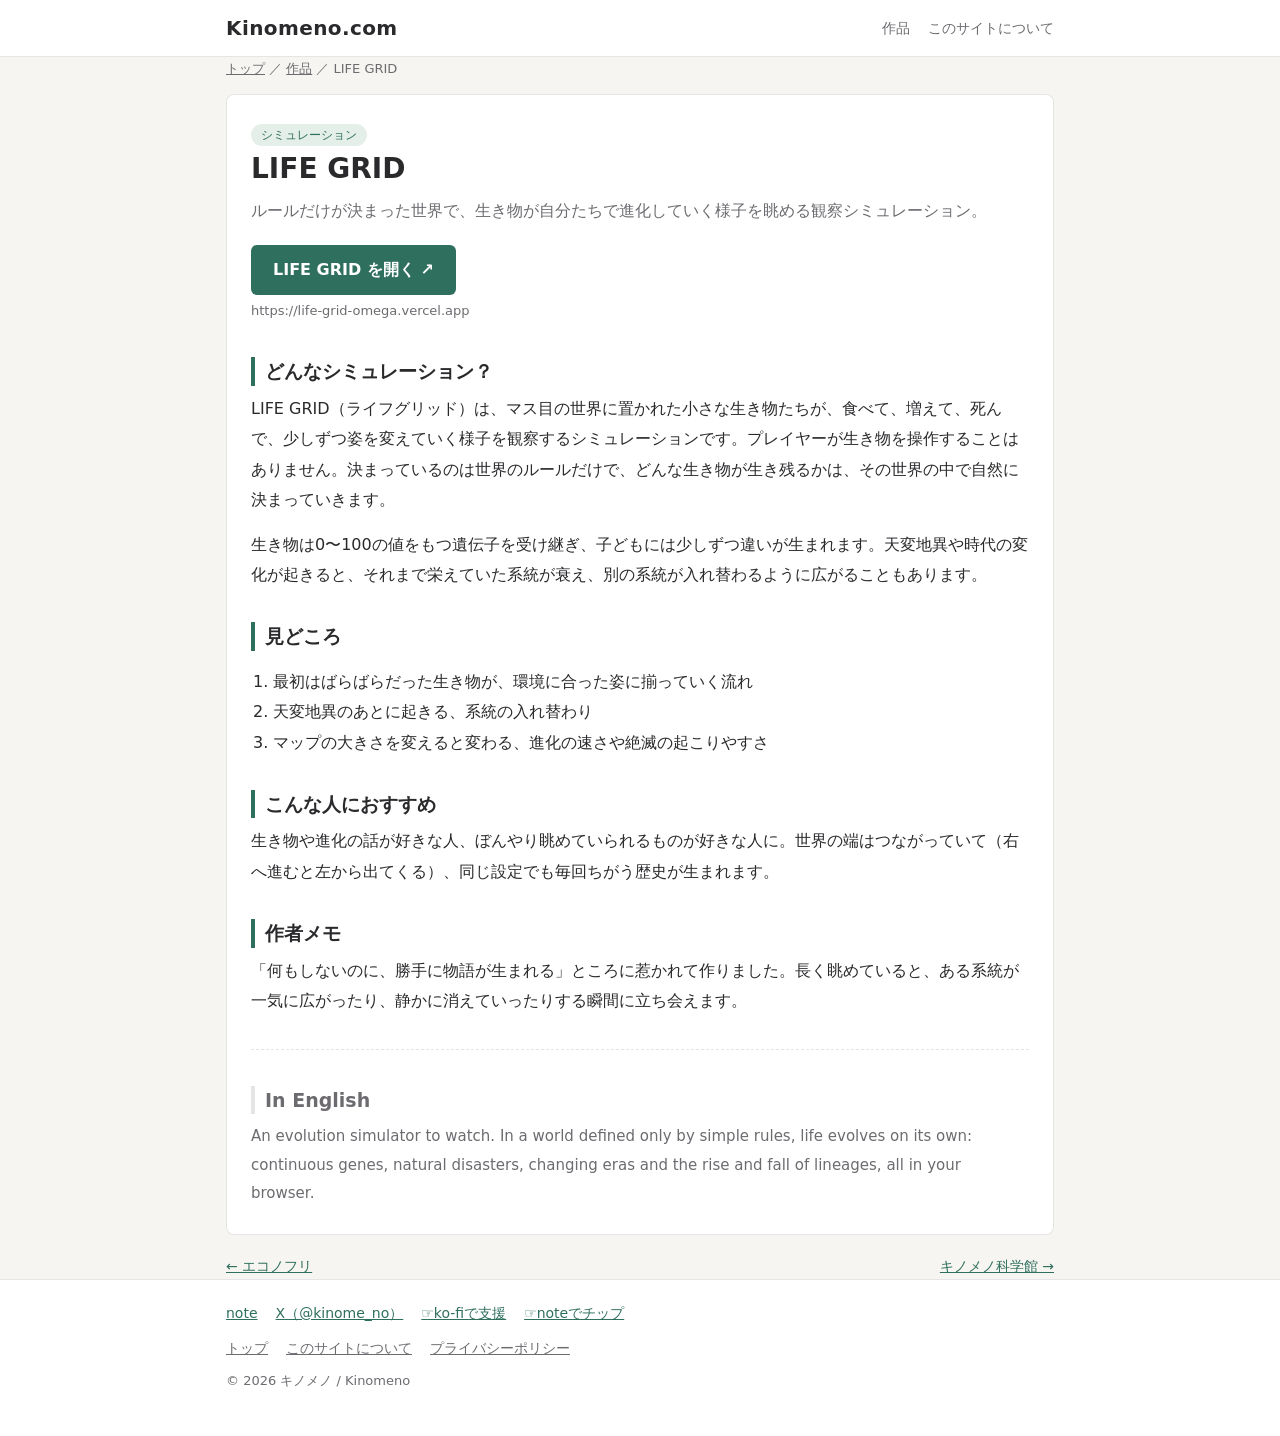
<file: works/lifegrid/index.html>
<!doctype html>
<html lang="ja">
<head>
<meta charset="utf-8">
<meta name="viewport" content="width=device-width, initial-scale=1">
<title>LIFE GRID — Kinomeno.com</title>
<meta name="description" content="ルールだけが決まった世界で、生き物が自分たちで進化していく様子を眺める観察シミュレーション。">
<link rel="canonical" href="https://www.kinomeno.com/works/lifegrid/">
<meta property="og:title" content="LIFE GRID — Kinomeno.com">
<meta property="og:description" content="ルールだけが決まった世界で、生き物が自分たちで進化していく様子を眺める観察シミュレーション。">
<meta property="og:type" content="website">
<meta property="og:url" content="https://www.kinomeno.com/works/lifegrid/">
<meta property="og:site_name" content="Kinomeno.com">
<meta name="twitter:card" content="summary">
<link rel="alternate" type="text/plain" href="https://www.kinomeno.com/llms.txt" title="llms.txt">
<script type="application/ld+json">{"@context": "https://schema.org", "@graph": [{"@context": "https://schema.org", "@type": "SoftwareApplication", "name": "LIFE GRID", "url": "https://life-grid-omega.vercel.app", "description": "ルールだけが決まった世界で、生き物が自分たちで進化していく様子を眺める観察シミュレーション。", "inLanguage": "ja", "applicationCategory": "UtilitiesApplication", "operatingSystem": "Any (web browser)", "offers": {"@type": "Offer", "price": "0", "priceCurrency": "JPY"}, "author": {"@type": "Person", "name": "キノメノ / Kinomeno", "url": "https://www.kinomeno.com/"}}, {"@context": "https://schema.org", "@type": "BreadcrumbList", "itemListElement": [{"@type": "ListItem", "position": 1, "name": "トップ", "item": "https://www.kinomeno.com/"}, {"@type": "ListItem", "position": 2, "name": "LIFE GRID", "item": "https://www.kinomeno.com/works/lifegrid/"}]}]}</script>
<meta name="google-adsense-account" content="ca-pub-8328461906614341">
<link rel="icon" href="/favicon.svg" type="image/svg+xml">
<link rel="stylesheet" href="/style.css?v=0.04">
<script async src="https://pagead2.googlesyndication.com/pagead/js/adsbygoogle.js?client=ca-pub-8328461906614341" crossorigin="anonymous"></script>
</head>
<body>
<header class="site-head">
  <div class="wrap head-row">
    <a class="logo" href="/">Kinomeno.com</a>
    <nav class="nav">
      <a href="/#works">作品</a>
      <a href="/about/">このサイトについて</a>
    </nav>
  </div>
</header>
<main class="wrap">

<p class="crumb"><a href="/">トップ</a> ／ <a href="/#works">作品</a> ／ LIFE GRID</p>
<article class="work">
  <span class="kind">シミュレーション</span>
  <h1>LIFE GRID<span class="en"></span></h1>
  <p class="lead">ルールだけが決まった世界で、生き物が自分たちで進化していく様子を眺める観察シミュレーション。</p>
  <p class="cta"><a class="btn" href="https://life-grid-omega.vercel.app" target="_blank" rel="noopener">LIFE GRID を開く ↗</a><br>
  <span class="small">https://life-grid-omega.vercel.app</span></p>
<h2>どんなシミュレーション？</h2>
<p>LIFE GRID（ライフグリッド）は、マス目の世界に置かれた小さな生き物たちが、食べて、増えて、死んで、少しずつ姿を変えていく様子を観察するシミュレーションです。プレイヤーが生き物を操作することはありません。決まっているのは世界のルールだけで、どんな生き物が生き残るかは、その世界の中で自然に決まっていきます。</p>
<p>生き物は0〜100の値をもつ遺伝子を受け継ぎ、子どもには少しずつ違いが生まれます。天変地異や時代の変化が起きると、それまで栄えていた系統が衰え、別の系統が入れ替わるように広がることもあります。</p>
<h2>見どころ</h2>
<ol><li>最初はばらばらだった生き物が、環境に合った姿に揃っていく流れ</li><li>天変地異のあとに起きる、系統の入れ替わり</li><li>マップの大きさを変えると変わる、進化の速さや絶滅の起こりやすさ</li></ol>
<h2>こんな人におすすめ</h2>
<p>生き物や進化の話が好きな人、ぼんやり眺めていられるものが好きな人に。世界の端はつながっていて（右へ進むと左から出てくる）、同じ設定でも毎回ちがう歴史が生まれます。</p>
<h2>作者メモ</h2>
<p>「何もしないのに、勝手に物語が生まれる」ところに惹かれて作りました。長く眺めていると、ある系統が一気に広がったり、静かに消えていったりする瞬間に立ち会えます。</p>

  <section class="en-block" lang="en">
    <h2>In English</h2>
    <p>An evolution simulator to watch. In a world defined only by simple rules, life evolves on its own: continuous genes, natural disasters, changing eras and the rise and fall of lineages, all in your browser.</p>
  </section>
</article>
<nav class="pager">
  <a href="/works/econofuri/">← エコノフリ</a>
  <a href="/works/kagakukan/">キノメノ科学館 →</a>
</nav>
</main>
<footer class="site-foot">
  <div class="wrap">
    <p class="foot-links">
      <a href="https://note.com/kinomeno" target="_blank" rel="noopener">note</a>
      <a href="https://x.com/kinome_no" target="_blank" rel="noopener">X（@kinome_no）</a>
      <a href="https://ko-fi.com/kinomeno" target="_blank" rel="noopener">☞ko-fiで支援</a>
      <a href="https://note.com/kinomeno" target="_blank" rel="noopener">☞noteでチップ</a>
    </p>
    <p class="foot-links small">
      <a href="/">トップ</a>
      <a href="/about/">このサイトについて</a>
      <a href="/privacy/">プライバシーポリシー</a>
    </p>
    <p class="small">© 2026 キノメノ / Kinomeno</p>
  </div>
</footer>
</body>
</html>
</file>
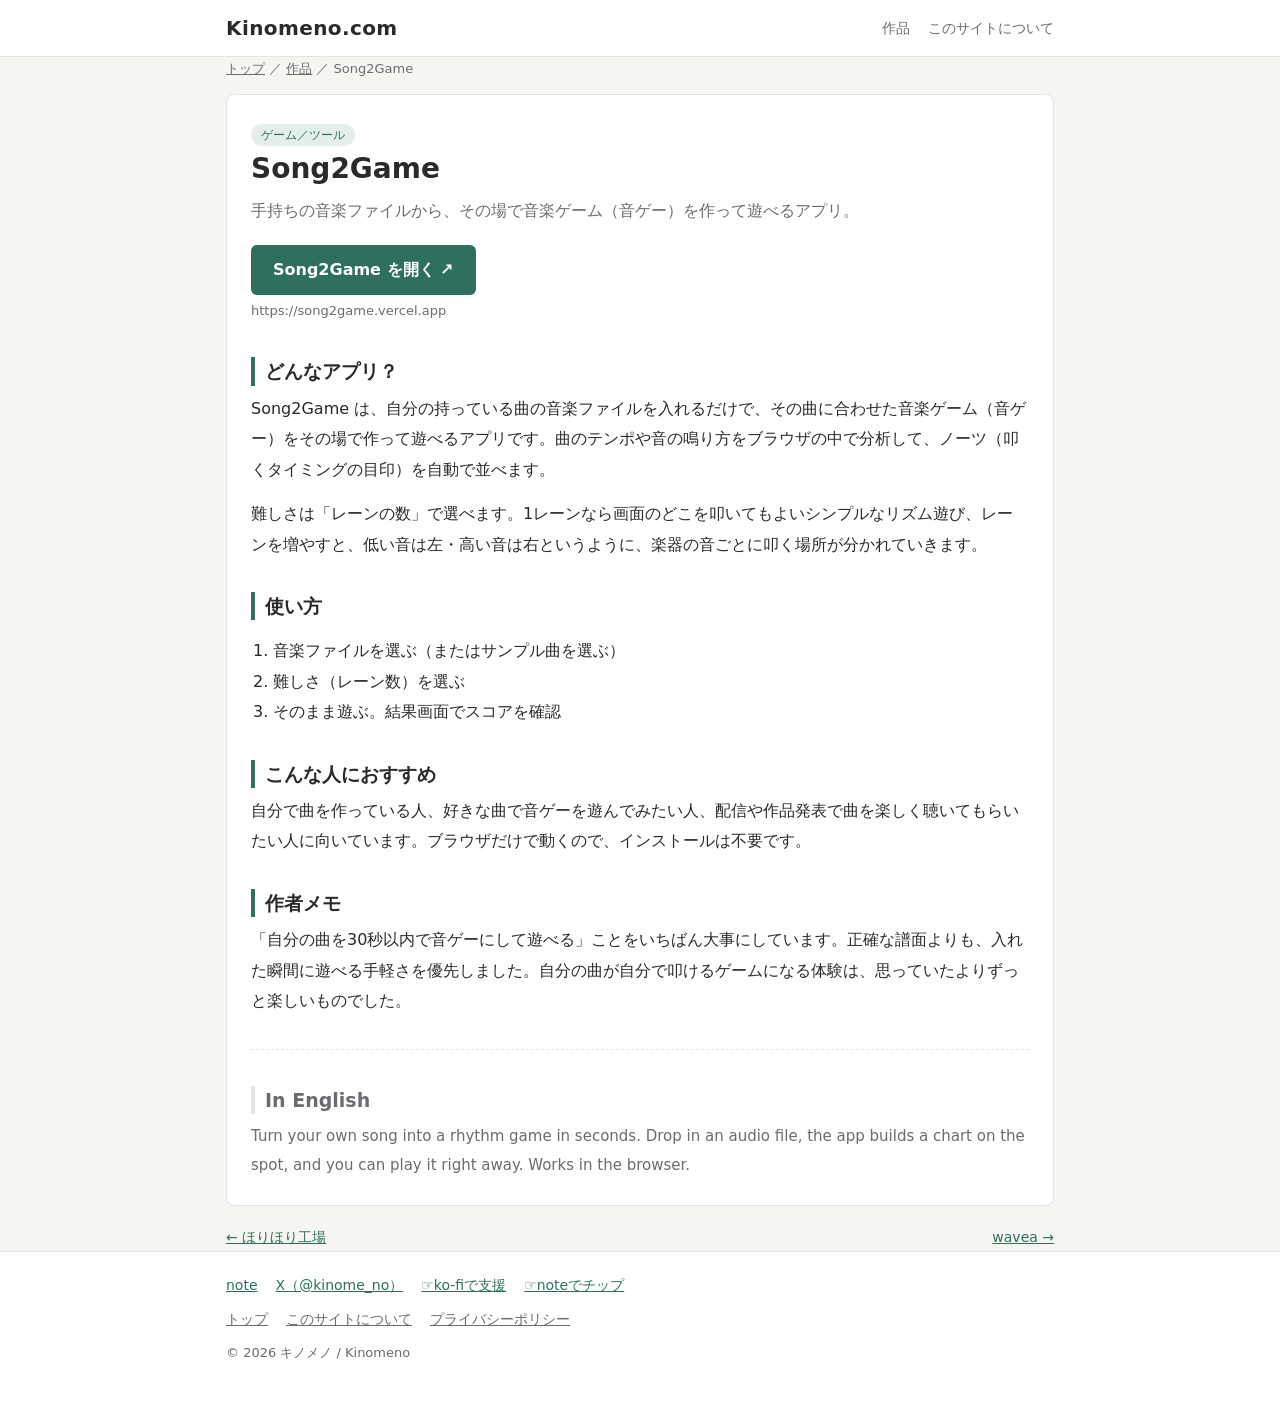
<file: works/song2game/index.html>
<!doctype html>
<html lang="ja">
<head>
<meta charset="utf-8">
<meta name="viewport" content="width=device-width, initial-scale=1">
<title>Song2Game — Kinomeno.com</title>
<meta name="description" content="手持ちの音楽ファイルから、その場で音楽ゲーム（音ゲー）を作って遊べるアプリ。">
<link rel="canonical" href="https://www.kinomeno.com/works/song2game/">
<meta property="og:title" content="Song2Game — Kinomeno.com">
<meta property="og:description" content="手持ちの音楽ファイルから、その場で音楽ゲーム（音ゲー）を作って遊べるアプリ。">
<meta property="og:type" content="website">
<meta property="og:url" content="https://www.kinomeno.com/works/song2game/">
<meta property="og:site_name" content="Kinomeno.com">
<meta name="twitter:card" content="summary">
<link rel="alternate" type="text/plain" href="https://www.kinomeno.com/llms.txt" title="llms.txt">
<script type="application/ld+json">{"@context": "https://schema.org", "@graph": [{"@context": "https://schema.org", "@type": "VideoGame", "name": "Song2Game", "url": "https://song2game.vercel.app", "description": "手持ちの音楽ファイルから、その場で音楽ゲーム（音ゲー）を作って遊べるアプリ。", "inLanguage": "ja", "applicationCategory": "Game", "operatingSystem": "Any (web browser)", "offers": {"@type": "Offer", "price": "0", "priceCurrency": "JPY"}, "author": {"@type": "Person", "name": "キノメノ / Kinomeno", "url": "https://www.kinomeno.com/"}}, {"@context": "https://schema.org", "@type": "BreadcrumbList", "itemListElement": [{"@type": "ListItem", "position": 1, "name": "トップ", "item": "https://www.kinomeno.com/"}, {"@type": "ListItem", "position": 2, "name": "Song2Game", "item": "https://www.kinomeno.com/works/song2game/"}]}]}</script>
<meta name="google-adsense-account" content="ca-pub-8328461906614341">
<link rel="icon" href="/favicon.svg" type="image/svg+xml">
<link rel="stylesheet" href="/style.css?v=0.04">
<script async src="https://pagead2.googlesyndication.com/pagead/js/adsbygoogle.js?client=ca-pub-8328461906614341" crossorigin="anonymous"></script>
</head>
<body>
<header class="site-head">
  <div class="wrap head-row">
    <a class="logo" href="/">Kinomeno.com</a>
    <nav class="nav">
      <a href="/#works">作品</a>
      <a href="/about/">このサイトについて</a>
    </nav>
  </div>
</header>
<main class="wrap">

<p class="crumb"><a href="/">トップ</a> ／ <a href="/#works">作品</a> ／ Song2Game</p>
<article class="work">
  <span class="kind">ゲーム／ツール</span>
  <h1>Song2Game<span class="en"></span></h1>
  <p class="lead">手持ちの音楽ファイルから、その場で音楽ゲーム（音ゲー）を作って遊べるアプリ。</p>
  <p class="cta"><a class="btn" href="https://song2game.vercel.app" target="_blank" rel="noopener">Song2Game を開く ↗</a><br>
  <span class="small">https://song2game.vercel.app</span></p>
<h2>どんなアプリ？</h2>
<p>Song2Game は、自分の持っている曲の音楽ファイルを入れるだけで、その曲に合わせた音楽ゲーム（音ゲー）をその場で作って遊べるアプリです。曲のテンポや音の鳴り方をブラウザの中で分析して、ノーツ（叩くタイミングの目印）を自動で並べます。</p>
<p>難しさは「レーンの数」で選べます。1レーンなら画面のどこを叩いてもよいシンプルなリズム遊び、レーンを増やすと、低い音は左・高い音は右というように、楽器の音ごとに叩く場所が分かれていきます。</p>
<h2>使い方</h2>
<ol><li>音楽ファイルを選ぶ（またはサンプル曲を選ぶ）</li><li>難しさ（レーン数）を選ぶ</li><li>そのまま遊ぶ。結果画面でスコアを確認</li></ol>
<h2>こんな人におすすめ</h2>
<p>自分で曲を作っている人、好きな曲で音ゲーを遊んでみたい人、配信や作品発表で曲を楽しく聴いてもらいたい人に向いています。ブラウザだけで動くので、インストールは不要です。</p>
<h2>作者メモ</h2>
<p>「自分の曲を30秒以内で音ゲーにして遊べる」ことをいちばん大事にしています。正確な譜面よりも、入れた瞬間に遊べる手軽さを優先しました。自分の曲が自分で叩けるゲームになる体験は、思っていたよりずっと楽しいものでした。</p>

  <section class="en-block" lang="en">
    <h2>In English</h2>
    <p>Turn your own song into a rhythm game in seconds. Drop in an audio file, the app builds a chart on the spot, and you can play it right away. Works in the browser.</p>
  </section>
</article>
<nav class="pager">
  <a href="/works/horihori/">← ほりほり工場</a>
  <a href="/works/wavea/">wavea →</a>
</nav>
</main>
<footer class="site-foot">
  <div class="wrap">
    <p class="foot-links">
      <a href="https://note.com/kinomeno" target="_blank" rel="noopener">note</a>
      <a href="https://x.com/kinome_no" target="_blank" rel="noopener">X（@kinome_no）</a>
      <a href="https://ko-fi.com/kinomeno" target="_blank" rel="noopener">☞ko-fiで支援</a>
      <a href="https://note.com/kinomeno" target="_blank" rel="noopener">☞noteでチップ</a>
    </p>
    <p class="foot-links small">
      <a href="/">トップ</a>
      <a href="/about/">このサイトについて</a>
      <a href="/privacy/">プライバシーポリシー</a>
    </p>
    <p class="small">© 2026 キノメノ / Kinomeno</p>
  </div>
</footer>
</body>
</html>
</file>
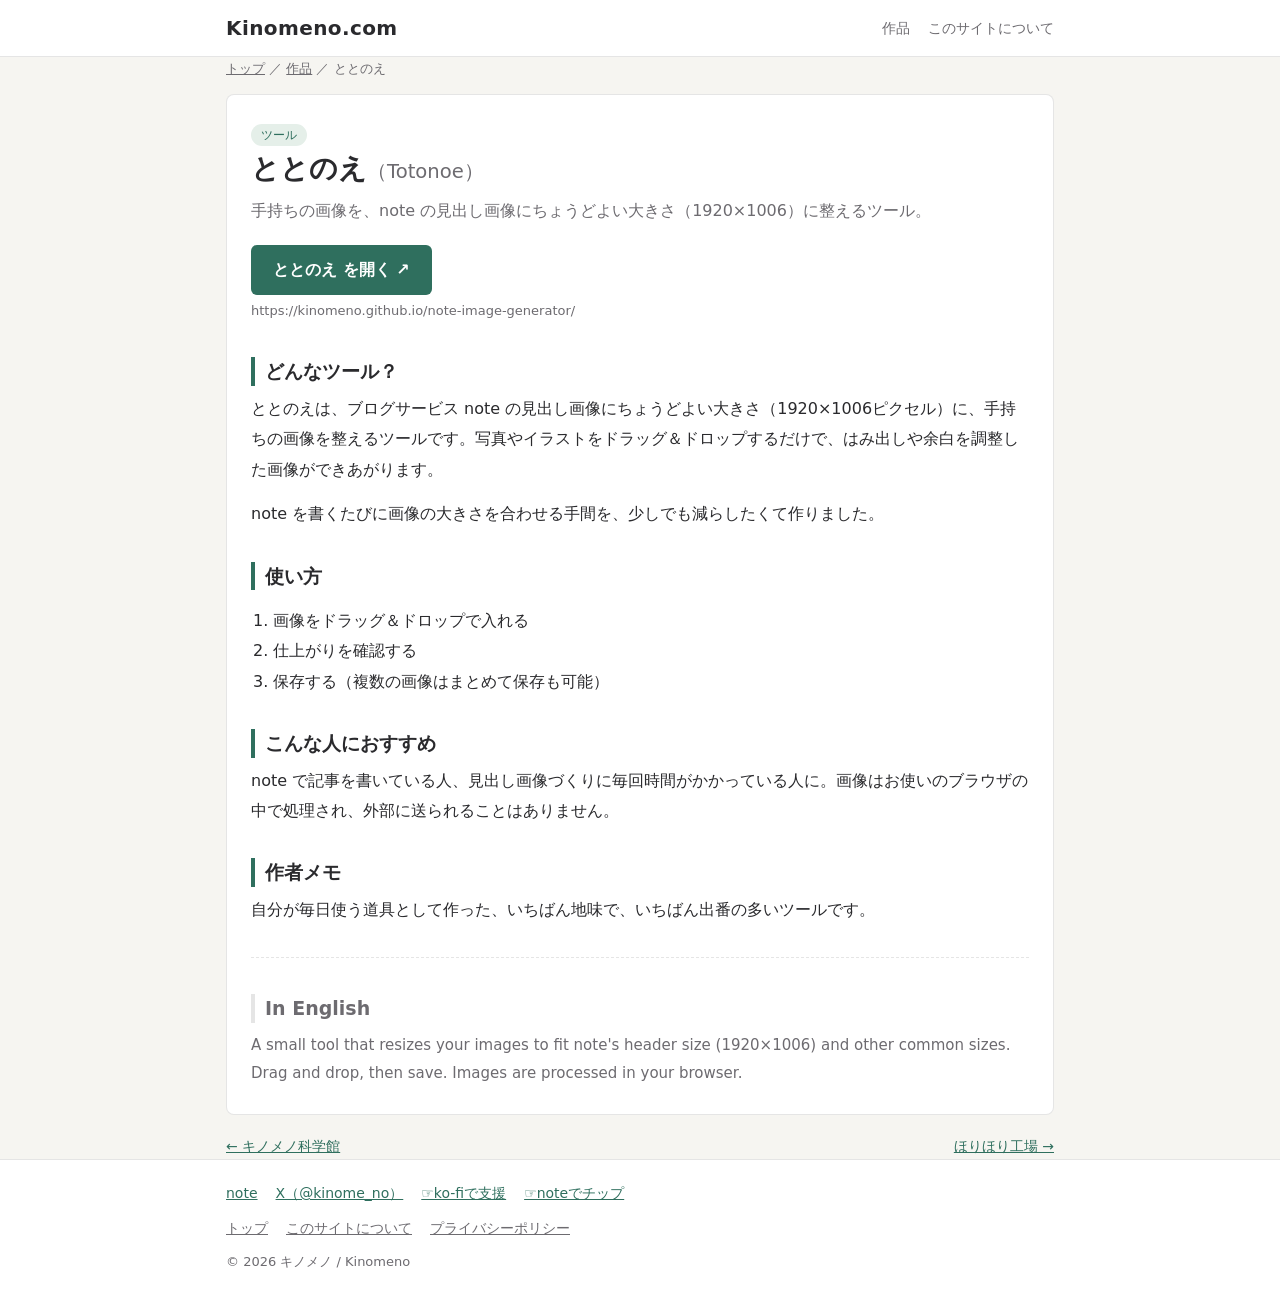
<file: works/totonoe/index.html>
<!doctype html>
<html lang="ja">
<head>
<meta charset="utf-8">
<meta name="viewport" content="width=device-width, initial-scale=1">
<title>ととのえ — Kinomeno.com</title>
<meta name="description" content="手持ちの画像を、note の見出し画像にちょうどよい大きさ（1920×1006）に整えるツール。">
<link rel="canonical" href="https://www.kinomeno.com/works/totonoe/">
<meta property="og:title" content="ととのえ — Kinomeno.com">
<meta property="og:description" content="手持ちの画像を、note の見出し画像にちょうどよい大きさ（1920×1006）に整えるツール。">
<meta property="og:type" content="website">
<meta property="og:url" content="https://www.kinomeno.com/works/totonoe/">
<meta property="og:site_name" content="Kinomeno.com">
<meta name="twitter:card" content="summary">
<link rel="alternate" type="text/plain" href="https://www.kinomeno.com/llms.txt" title="llms.txt">
<script type="application/ld+json">{"@context": "https://schema.org", "@graph": [{"@context": "https://schema.org", "@type": "SoftwareApplication", "name": "ととのえ", "url": "https://kinomeno.github.io/note-image-generator/", "description": "手持ちの画像を、note の見出し画像にちょうどよい大きさ（1920×1006）に整えるツール。", "inLanguage": "ja", "applicationCategory": "UtilitiesApplication", "operatingSystem": "Any (web browser)", "offers": {"@type": "Offer", "price": "0", "priceCurrency": "JPY"}, "author": {"@type": "Person", "name": "キノメノ / Kinomeno", "url": "https://www.kinomeno.com/"}, "alternateName": "Totonoe"}, {"@context": "https://schema.org", "@type": "BreadcrumbList", "itemListElement": [{"@type": "ListItem", "position": 1, "name": "トップ", "item": "https://www.kinomeno.com/"}, {"@type": "ListItem", "position": 2, "name": "ととのえ", "item": "https://www.kinomeno.com/works/totonoe/"}]}]}</script>
<meta name="google-adsense-account" content="ca-pub-8328461906614341">
<link rel="icon" href="/favicon.svg" type="image/svg+xml">
<link rel="stylesheet" href="/style.css?v=0.04">
<script async src="https://pagead2.googlesyndication.com/pagead/js/adsbygoogle.js?client=ca-pub-8328461906614341" crossorigin="anonymous"></script>
</head>
<body>
<header class="site-head">
  <div class="wrap head-row">
    <a class="logo" href="/">Kinomeno.com</a>
    <nav class="nav">
      <a href="/#works">作品</a>
      <a href="/about/">このサイトについて</a>
    </nav>
  </div>
</header>
<main class="wrap">

<p class="crumb"><a href="/">トップ</a> ／ <a href="/#works">作品</a> ／ ととのえ</p>
<article class="work">
  <span class="kind">ツール</span>
  <h1>ととのえ<span class="en">（Totonoe）</span></h1>
  <p class="lead">手持ちの画像を、note の見出し画像にちょうどよい大きさ（1920×1006）に整えるツール。</p>
  <p class="cta"><a class="btn" href="https://kinomeno.github.io/note-image-generator/" target="_blank" rel="noopener">ととのえ を開く ↗</a><br>
  <span class="small">https://kinomeno.github.io/note-image-generator/</span></p>
<h2>どんなツール？</h2>
<p>ととのえは、ブログサービス note の見出し画像にちょうどよい大きさ（1920×1006ピクセル）に、手持ちの画像を整えるツールです。写真やイラストをドラッグ＆ドロップするだけで、はみ出しや余白を調整した画像ができあがります。</p>
<p>note を書くたびに画像の大きさを合わせる手間を、少しでも減らしたくて作りました。</p>
<h2>使い方</h2>
<ol><li>画像をドラッグ＆ドロップで入れる</li><li>仕上がりを確認する</li><li>保存する（複数の画像はまとめて保存も可能）</li></ol>
<h2>こんな人におすすめ</h2>
<p>note で記事を書いている人、見出し画像づくりに毎回時間がかかっている人に。画像はお使いのブラウザの中で処理され、外部に送られることはありません。</p>
<h2>作者メモ</h2>
<p>自分が毎日使う道具として作った、いちばん地味で、いちばん出番の多いツールです。</p>

  <section class="en-block" lang="en">
    <h2>In English</h2>
    <p>A small tool that resizes your images to fit note&#x27;s header size (1920×1006) and other common sizes. Drag and drop, then save. Images are processed in your browser.</p>
  </section>
</article>
<nav class="pager">
  <a href="/works/kagakukan/">← キノメノ科学館</a>
  <a href="/works/horihori/">ほりほり工場 →</a>
</nav>
</main>
<footer class="site-foot">
  <div class="wrap">
    <p class="foot-links">
      <a href="https://note.com/kinomeno" target="_blank" rel="noopener">note</a>
      <a href="https://x.com/kinome_no" target="_blank" rel="noopener">X（@kinome_no）</a>
      <a href="https://ko-fi.com/kinomeno" target="_blank" rel="noopener">☞ko-fiで支援</a>
      <a href="https://note.com/kinomeno" target="_blank" rel="noopener">☞noteでチップ</a>
    </p>
    <p class="foot-links small">
      <a href="/">トップ</a>
      <a href="/about/">このサイトについて</a>
      <a href="/privacy/">プライバシーポリシー</a>
    </p>
    <p class="small">© 2026 キノメノ / Kinomeno</p>
  </div>
</footer>
</body>
</html>
</file>
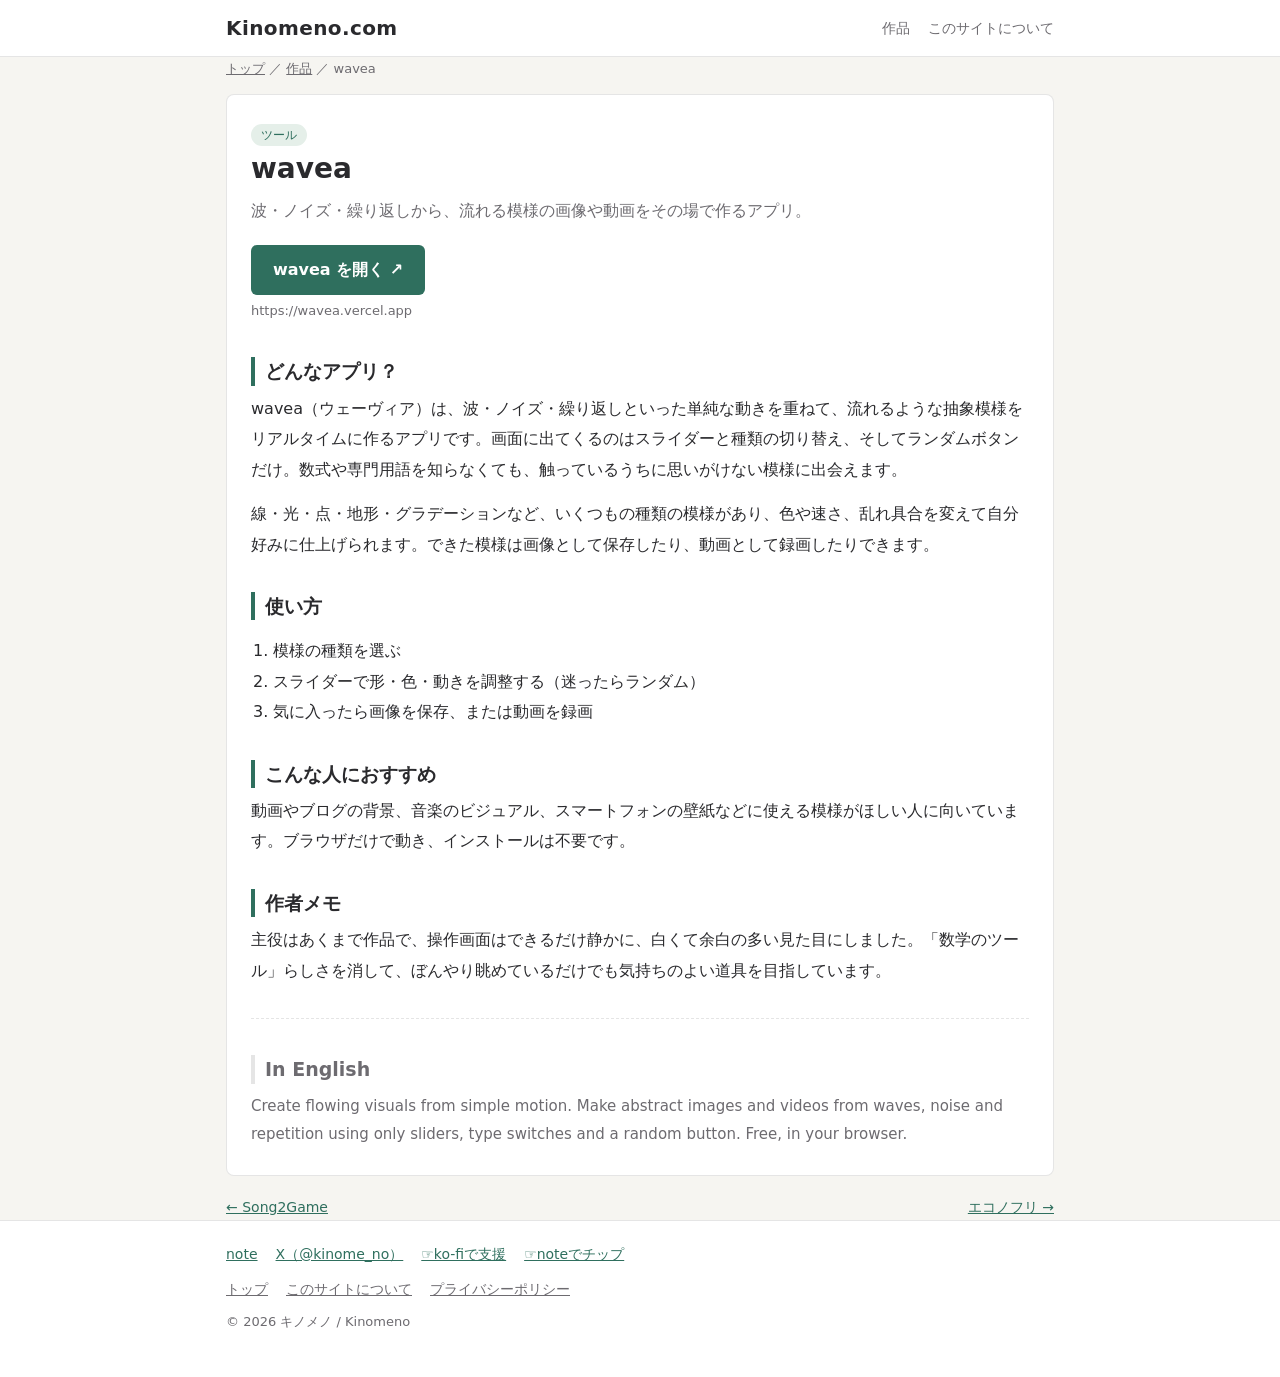
<file: works/wavea/index.html>
<!doctype html>
<html lang="ja">
<head>
<meta charset="utf-8">
<meta name="viewport" content="width=device-width, initial-scale=1">
<title>wavea — Kinomeno.com</title>
<meta name="description" content="波・ノイズ・繰り返しから、流れる模様の画像や動画をその場で作るアプリ。">
<link rel="canonical" href="https://www.kinomeno.com/works/wavea/">
<meta property="og:title" content="wavea — Kinomeno.com">
<meta property="og:description" content="波・ノイズ・繰り返しから、流れる模様の画像や動画をその場で作るアプリ。">
<meta property="og:type" content="website">
<meta property="og:url" content="https://www.kinomeno.com/works/wavea/">
<meta property="og:site_name" content="Kinomeno.com">
<meta name="twitter:card" content="summary">
<link rel="alternate" type="text/plain" href="https://www.kinomeno.com/llms.txt" title="llms.txt">
<script type="application/ld+json">{"@context": "https://schema.org", "@graph": [{"@context": "https://schema.org", "@type": "SoftwareApplication", "name": "wavea", "url": "https://wavea.vercel.app", "description": "波・ノイズ・繰り返しから、流れる模様の画像や動画をその場で作るアプリ。", "inLanguage": "ja", "applicationCategory": "UtilitiesApplication", "operatingSystem": "Any (web browser)", "offers": {"@type": "Offer", "price": "0", "priceCurrency": "JPY"}, "author": {"@type": "Person", "name": "キノメノ / Kinomeno", "url": "https://www.kinomeno.com/"}}, {"@context": "https://schema.org", "@type": "BreadcrumbList", "itemListElement": [{"@type": "ListItem", "position": 1, "name": "トップ", "item": "https://www.kinomeno.com/"}, {"@type": "ListItem", "position": 2, "name": "wavea", "item": "https://www.kinomeno.com/works/wavea/"}]}]}</script>
<meta name="google-adsense-account" content="ca-pub-8328461906614341">
<link rel="icon" href="/favicon.svg" type="image/svg+xml">
<link rel="stylesheet" href="/style.css?v=0.04">
<script async src="https://pagead2.googlesyndication.com/pagead/js/adsbygoogle.js?client=ca-pub-8328461906614341" crossorigin="anonymous"></script>
</head>
<body>
<header class="site-head">
  <div class="wrap head-row">
    <a class="logo" href="/">Kinomeno.com</a>
    <nav class="nav">
      <a href="/#works">作品</a>
      <a href="/about/">このサイトについて</a>
    </nav>
  </div>
</header>
<main class="wrap">

<p class="crumb"><a href="/">トップ</a> ／ <a href="/#works">作品</a> ／ wavea</p>
<article class="work">
  <span class="kind">ツール</span>
  <h1>wavea<span class="en"></span></h1>
  <p class="lead">波・ノイズ・繰り返しから、流れる模様の画像や動画をその場で作るアプリ。</p>
  <p class="cta"><a class="btn" href="https://wavea.vercel.app" target="_blank" rel="noopener">wavea を開く ↗</a><br>
  <span class="small">https://wavea.vercel.app</span></p>
<h2>どんなアプリ？</h2>
<p>wavea（ウェーヴィア）は、波・ノイズ・繰り返しといった単純な動きを重ねて、流れるような抽象模様をリアルタイムに作るアプリです。画面に出てくるのはスライダーと種類の切り替え、そしてランダムボタンだけ。数式や専門用語を知らなくても、触っているうちに思いがけない模様に出会えます。</p>
<p>線・光・点・地形・グラデーションなど、いくつもの種類の模様があり、色や速さ、乱れ具合を変えて自分好みに仕上げられます。できた模様は画像として保存したり、動画として録画したりできます。</p>
<h2>使い方</h2>
<ol><li>模様の種類を選ぶ</li><li>スライダーで形・色・動きを調整する（迷ったらランダム）</li><li>気に入ったら画像を保存、または動画を録画</li></ol>
<h2>こんな人におすすめ</h2>
<p>動画やブログの背景、音楽のビジュアル、スマートフォンの壁紙などに使える模様がほしい人に向いています。ブラウザだけで動き、インストールは不要です。</p>
<h2>作者メモ</h2>
<p>主役はあくまで作品で、操作画面はできるだけ静かに、白くて余白の多い見た目にしました。「数学のツール」らしさを消して、ぼんやり眺めているだけでも気持ちのよい道具を目指しています。</p>

  <section class="en-block" lang="en">
    <h2>In English</h2>
    <p>Create flowing visuals from simple motion. Make abstract images and videos from waves, noise and repetition using only sliders, type switches and a random button. Free, in your browser.</p>
  </section>
</article>
<nav class="pager">
  <a href="/works/song2game/">← Song2Game</a>
  <a href="/works/econofuri/">エコノフリ →</a>
</nav>
</main>
<footer class="site-foot">
  <div class="wrap">
    <p class="foot-links">
      <a href="https://note.com/kinomeno" target="_blank" rel="noopener">note</a>
      <a href="https://x.com/kinome_no" target="_blank" rel="noopener">X（@kinome_no）</a>
      <a href="https://ko-fi.com/kinomeno" target="_blank" rel="noopener">☞ko-fiで支援</a>
      <a href="https://note.com/kinomeno" target="_blank" rel="noopener">☞noteでチップ</a>
    </p>
    <p class="foot-links small">
      <a href="/">トップ</a>
      <a href="/about/">このサイトについて</a>
      <a href="/privacy/">プライバシーポリシー</a>
    </p>
    <p class="small">© 2026 キノメノ / Kinomeno</p>
  </div>
</footer>
</body>
</html>
</file>
<file: style.css>
:root {
  --bg: #f6f5f1;
  --paper: #ffffff;
  --text: #2a2a2d;
  --sub: #6d6b70;
  --line: rgba(0, 0, 0, .10);
  --accent: #2f6f5e;
  --accent-soft: #e5efe9;
}
@media (prefers-color-scheme: dark) {
  :root {
    --bg: #18191b;
    --paper: #222326;
    --text: #e8e6e1;
    --sub: #a3a1a6;
    --line: rgba(255, 255, 255, .12);
    --accent: #7cc4ad;
    --accent-soft: #23332d;
  }
}
* { box-sizing: border-box; }
html { -webkit-text-size-adjust: 100%; }
body {
  margin: 0;
  background: var(--bg);
  color: var(--text);
  font-family: "Hiragino Sans", "Yu Gothic UI", "Meiryo", system-ui, sans-serif;
  line-height: 1.9;
  font-size: 16px;
}
a { color: var(--accent); }
.wrap { max-width: 860px; margin: 0 auto; padding: 0 16px; }

/* ヘッダー */
.site-head { border-bottom: 1px solid var(--line); background: var(--paper); }
.head-row { display: flex; align-items: center; justify-content: space-between; gap: 12px; min-height: 56px; flex-wrap: wrap; }
.logo { font-weight: 700; font-size: 20px; color: var(--text); text-decoration: none; letter-spacing: .02em; }
.nav { display: flex; gap: 18px; font-size: 14px; }
.nav a { color: var(--sub); text-decoration: none; }
.nav a:hover { color: var(--accent); }

main { padding-top: 24px; padding-bottom: 48px; }
h1 { font-size: 28px; line-height: 1.4; margin: 0 0 8px; }
h2 { font-size: 19px; margin: 32px 0 8px; padding-left: 10px; border-left: 4px solid var(--accent); line-height: 1.5; }
h3 { font-size: 18px; margin: 4px 0 6px; }
p { margin: 0 0 14px; }
ol, ul { padding-left: 1.4em; }
.small { font-size: 13px; color: var(--sub); }
.en { font-size: .7em; font-weight: 400; color: var(--sub); }

/* トップ */
.hero { padding: 28px 0 8px; }
.hero h1 { font-size: 36px; }
.lead { color: var(--sub); font-size: 16px; }
.cards { list-style: none; padding: 0; margin: 16px 0 0; display: grid; grid-template-columns: repeat(auto-fill, minmax(250px, 1fr)); gap: 14px; }
.card { background: var(--paper); border: 1px solid var(--line); border-radius: 8px; }
.card-link { display: flex; flex-direction: column; height: 100%; padding: 16px 18px; color: inherit; text-decoration: none; }
.card-link:hover { border-color: var(--accent); }
.card:hover { border-color: var(--accent); }
.card p { font-size: 14px; color: var(--sub); flex: 1; margin-bottom: 10px; }
.more { font-size: 13px; color: var(--accent); }
.kind { display: inline-block; font-size: 12px; color: var(--accent); background: var(--accent-soft); border-radius: 99px; padding: 0 10px; width: fit-content; }
.box { background: var(--paper); border: 1px solid var(--line); border-radius: 8px; padding: 4px 20px 10px; margin-top: 28px; }
.box h2 { margin-top: 20px; }
.link-list { list-style: none; padding: 0; }
.link-list li { margin: 4px 0; }

/* 作品ページ */
.crumb { font-size: 13px; color: var(--sub); margin-bottom: 12px; }
.crumb a { color: var(--sub); }
.work { background: var(--paper); border: 1px solid var(--line); border-radius: 8px; padding: 24px 24px 12px; }
.cta { margin: 18px 0 8px; }
.btn { display: inline-block; background: var(--accent); color: var(--paper); text-decoration: none; font-weight: 700; padding: 10px 22px; border-radius: 6px; }
.btn:hover { opacity: .9; }
.en-block { margin-top: 32px; padding-top: 4px; border-top: 1px dashed var(--line); font-size: 15px; color: var(--sub); }
.en-block h2 { border-left-color: var(--line); }
.pager { display: flex; justify-content: space-between; gap: 12px; margin-top: 18px; font-size: 14px; flex-wrap: wrap; }

/* フッター */
.site-foot { border-top: 1px solid var(--line); background: var(--paper); padding: 20px 0 28px; }
.foot-links { display: flex; flex-wrap: wrap; gap: 6px 18px; margin: 0 0 8px; font-size: 14px; }
.foot-links.small a { color: var(--sub); }

@media (max-width: 560px) {
  .hero h1 { font-size: 30px; }
  h1 { font-size: 24px; }
  .work { padding: 18px 16px 8px; }
}
</file>
